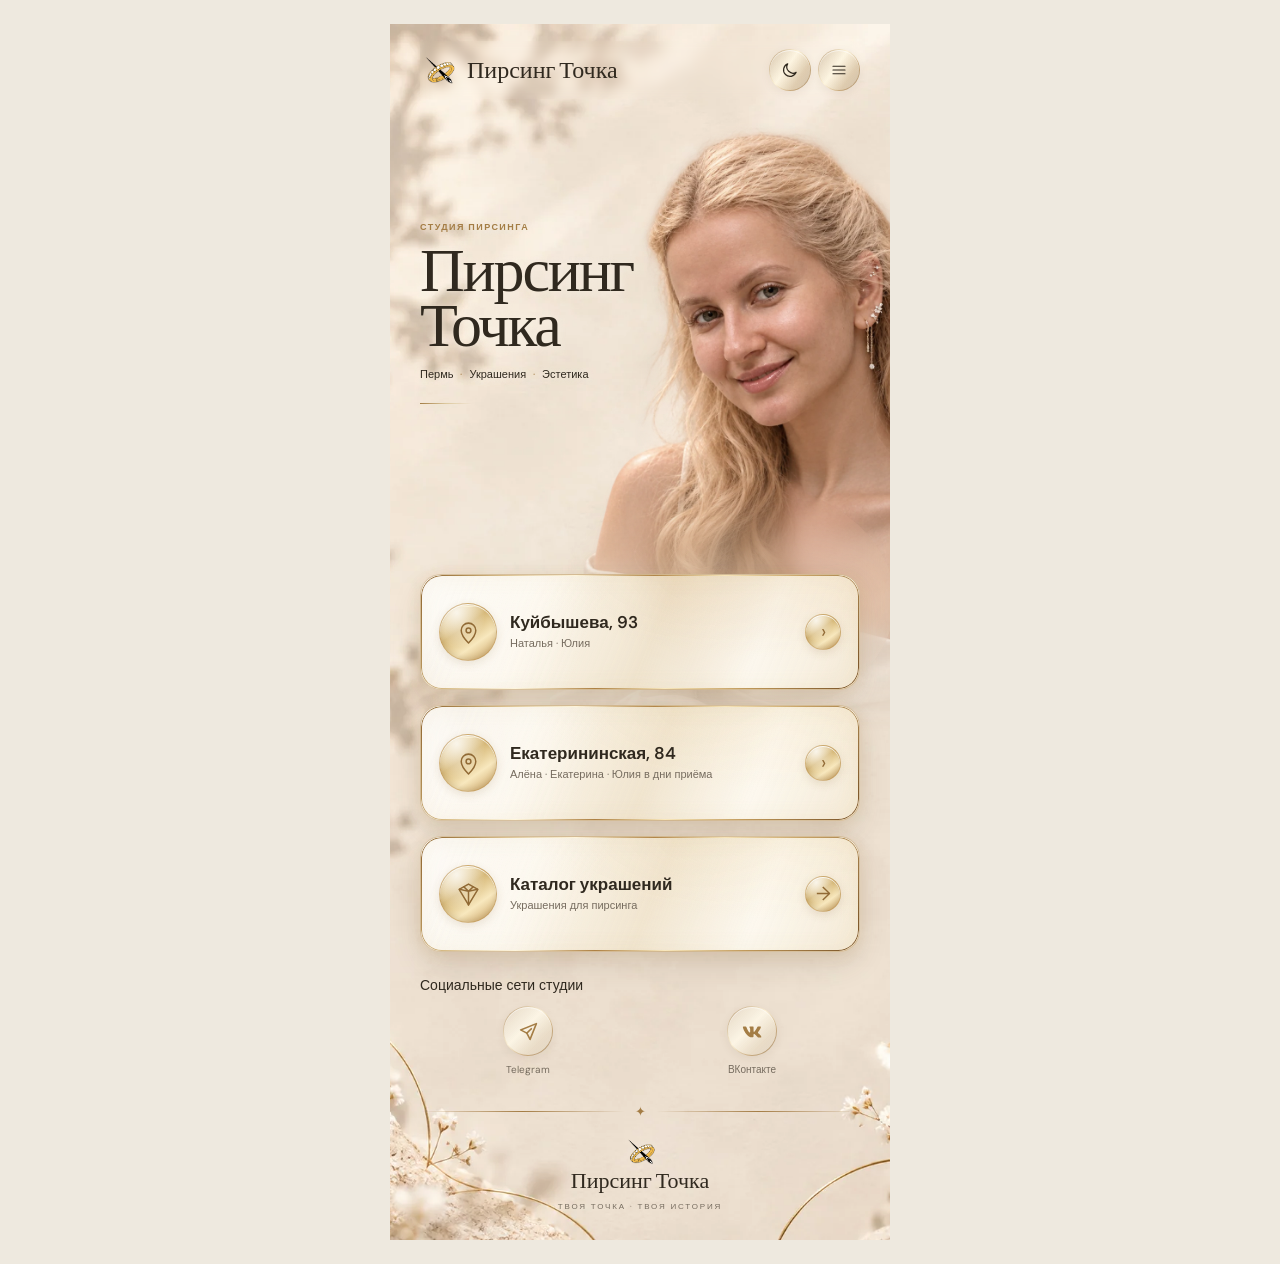
<file: index.html>
<!doctype html>
<html lang="ru" data-theme="light">
  <head>
    <meta charset="utf-8">
    <meta name="viewport" content="width=device-width, initial-scale=1">
    <meta name="theme-color" content="#f3ece2">
    <meta name="description" content="Студия пирсинга «Пирсинг Точка» в Перми. Два адреса, мастера и каталог украшений.">
    <title>Пирсинг Точка — студия пирсинга в Перми</title>
    <link rel="icon" href="logo-light.webp" type="image/png">
    <link rel="stylesheet" href="style.css">
    <script src="script.js" defer></script>
  </head>
  <body>
    <main class="page-wrap">
      <article class="profile profile--home" aria-label="Главная страница студии Пирсинг Точка">
        <header class="topbar">
          <a class="brand" href="./" aria-label="Пирсинг Точка — главная">
            <span class="brand-mark"><img src="logo-light.webp" alt="" width="42" height="42"></span>
            <span>Пирсинг Точка</span>
          </a>
          <div class="topbar-tools">
            <button class="theme-toggle" id="themeToggle" type="button" aria-label="Переключить на тёмную тему" aria-pressed="false">
            <svg class="theme-icon" viewBox="0 0 24 24" aria-hidden="true"><path d="M20.2 15.1A8.3 8.3 0 0 1 8.9 3.8 8.7 8.7 0 1 0 20.2 15.1Z"/></svg>
            <span class="theme-toggle__text">Тёмная тема</span>
            </button>
            <button class="menu-toggle" id="menuToggle" type="button" aria-label="Открыть меню" aria-expanded="false" aria-controls="quickMenu">
              <svg viewBox="0 0 24 24" aria-hidden="true"><path d="M4 7h16M4 12h16M4 17h16"/></svg>
            </button>
          </div>
        </header>
        <nav class="quick-menu" id="quickMenu" aria-label="Навигация по сайту" hidden>
          <a href="index.html" aria-current="page"><span>Главная</span></a>
          <a href="studio-kuibysheva.html"><span>Студия на Куйбышева</span><small>Куйбышева, 93</small></a>
          <a href="studio-ekaterininskaya.html"><span>Студия на Екатерининской</span><small>Екатерининская, 84</small></a>
          <a href="alena.html"><span>Мастер Алёна</span><small>Екатерининская, 84</small></a>
          <a href="natalia.html"><span>Мастер Наталья</span><small>Куйбышева, 93</small></a>
          <a href="julia.html"><span>Мастер Юлия</span><small>Куйбышева, 93</small></a>
          <a href="ekaterina.html"><span>Мастер Екатерина</span><small>Екатерининская, 84</small></a>
        </nav>

        <section class="hero hero--home" aria-labelledby="siteTitle">
          <div class="portrait-layer portrait-layer--alena portrait-layer--home">
            <img src="alena.webp" alt="Алёна — мастер пирсинга" fetchpriority="high">
          </div>
          <div class="hero-copy home-copy">
            <p class="eyebrow">Студия пирсинга</p>
            <h1 id="siteTitle">Пирсинг<br>Точка</h1>
            <p class="specialties">Пермь <span>·</span> Украшения <span>·</span> Эстетика</p>
            <div class="metal-rule" aria-hidden="true"></div>
          </div>
        </section>

        <section class="actions" aria-label="Адреса студий и каталог">
          <a class="action-card address-card" href="studio-kuibysheva.html">
            <span class="action-icon" aria-hidden="true">
              <svg viewBox="0 0 24 24"><path d="M19 10c0 5-7 12-7 12S5 15 5 10a7 7 0 1 1 14 0Z"/><circle cx="12" cy="10" r="2.3"/></svg>
            </span>
            <span class="action-copy"><strong>Куйбышева, 93</strong><small>Наталья · Юлия</small></span>
            <span class="action-arrow" aria-hidden="true">›</span>
          </a>
          <a class="action-card address-card" href="studio-ekaterininskaya.html">
            <span class="action-icon" aria-hidden="true">
              <svg viewBox="0 0 24 24"><path d="M19 10c0 5-7 12-7 12S5 15 5 10a7 7 0 1 1 14 0Z"/><circle cx="12" cy="10" r="2.3"/></svg>
            </span>
            <span class="action-copy"><strong>Екатерининская, 84</strong><small>Алёна · Екатерина · Юлия в дни приёма</small></span>
            <span class="action-arrow" aria-hidden="true">›</span>
          </a>
          <a class="action-card" id="catalogLink" hidden>
            <span class="action-icon" aria-hidden="true">
              <svg viewBox="0 0 24 24"><path d="m12 2 9 5-9 15L3 7l9-5Z"/><path d="m3.5 7 8.5 2 8.5-2M12 9v13M7.5 4.5 12 9l4.5-4.5"/></svg>
            </span>
            <span class="action-copy"><strong>Каталог украшений</strong><small>Украшения для пирсинга</small></span>
            <span class="action-arrow" aria-hidden="true">→</span>
          </a>
        </section>

        <section class="social-section" id="socialSection" aria-labelledby="socialHeading" hidden>
          <h2 id="socialHeading">Социальные сети студии</h2>
          <nav class="social-links" id="socialLinks" aria-label="Социальные сети"></nav>
        </section>

        <footer class="footer">
          <div class="footer-rule" aria-hidden="true"><span>✦</span></div>
          <img class="footer-logo" src="logo-light.webp" alt="" width="42" height="42">
          <p class="footer-brand">Пирсинг Точка</p>
          <p class="footer-tagline">ТВОЯ ТОЧКА · ТВОЯ ИСТОРИЯ</p>
        </footer>
      </article>
    </main>
  </body>
</html>
</file>
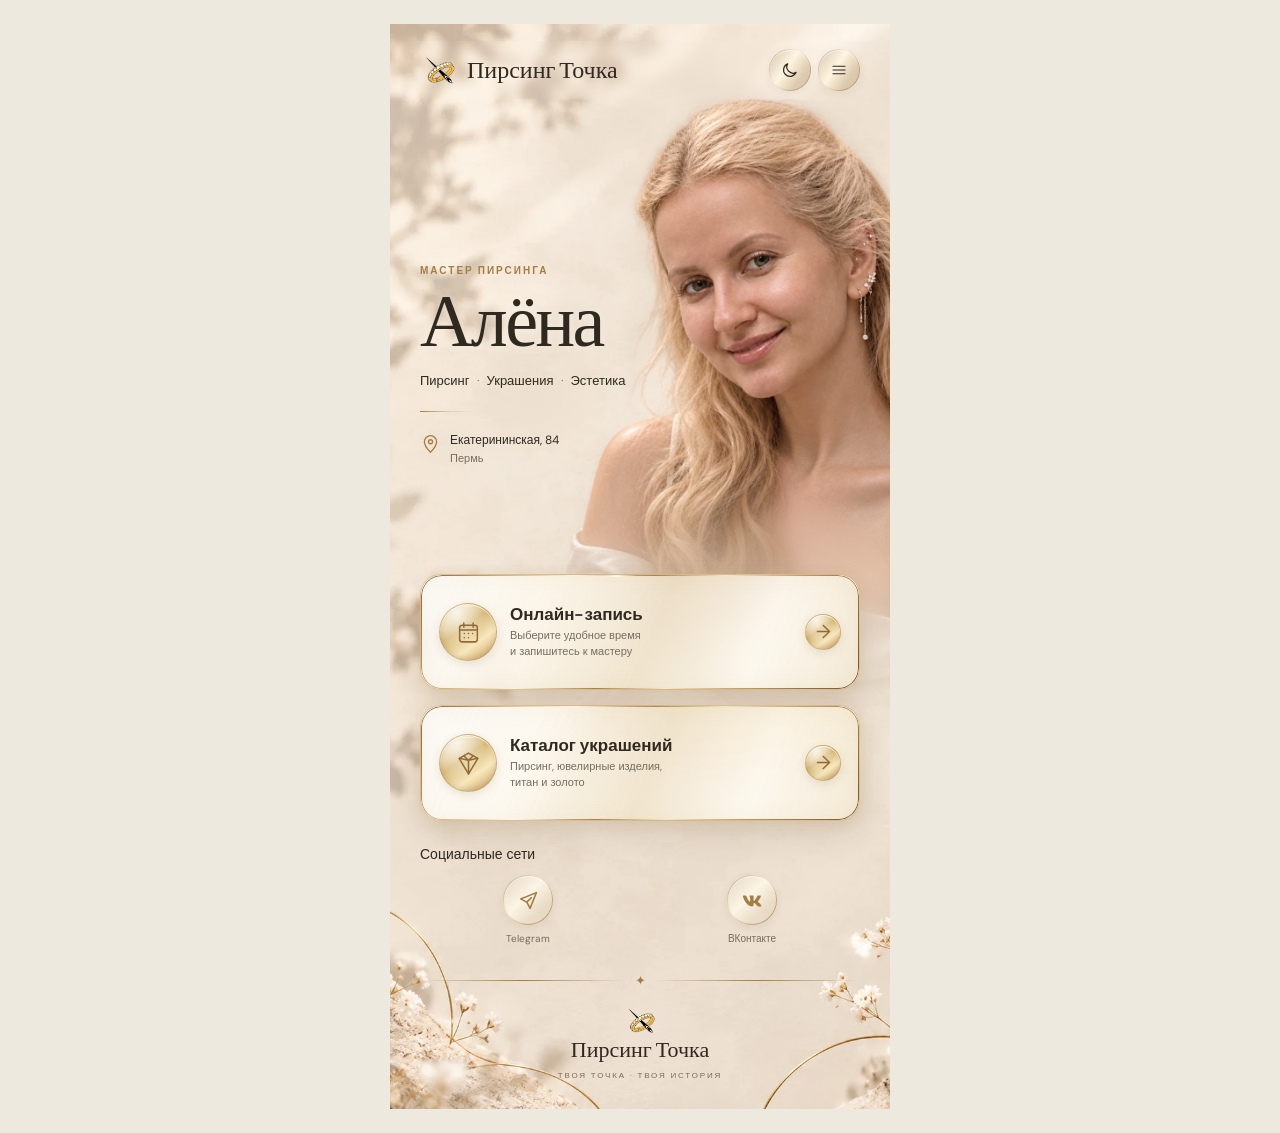
<file: alena.html>
<!doctype html>
<html lang="ru" data-theme="light">
  <head>
    <meta charset="utf-8">
    <meta name="viewport" content="width=device-width, initial-scale=1">
    <meta name="theme-color" content="#f3ece2">
    <meta name="description" content="Алёна — мастер пирсинга в Перми. Екатерининская, 84.">
    <title>Алёна — мастер пирсинга · Пирсинг Точка</title>
    <link rel="icon" href="logo-light.webp" type="image/png">
    <link rel="stylesheet" href="style.css">
    <script type="text/javascript" src="https://dikidi.ru/assets/js/widget_record/widget2.min.js?v=1825777749" defer></script>
    <script src="script.js" defer></script>
  </head>
  <body>
    <main class="page-wrap">
      <article class="profile" aria-label="Страница мастера Алёны">
        <header class="topbar">
          <a class="brand" href="./" aria-label="Пирсинг Точка — главная">
            <span class="brand-mark"><img src="logo-light.webp" alt="" width="42" height="42"></span>
            <span>Пирсинг Точка</span>
          </a>
          <div class="topbar-tools">
            <button class="theme-toggle" id="themeToggle" type="button" aria-label="Переключить на тёмную тему" aria-pressed="false">
            <svg class="theme-icon" viewBox="0 0 24 24" aria-hidden="true"><path d="M20.2 15.1A8.3 8.3 0 0 1 8.9 3.8 8.7 8.7 0 1 0 20.2 15.1Z"/></svg>
            <span class="theme-toggle__text">Тёмная тема</span>
            </button>
            <button class="menu-toggle" id="menuToggle" type="button" aria-label="Открыть меню" aria-expanded="false" aria-controls="quickMenu">
              <svg viewBox="0 0 24 24" aria-hidden="true"><path d="M4 7h16M4 12h16M4 17h16"/></svg>
            </button>
          </div>
        </header>
        <nav class="quick-menu" id="quickMenu" aria-label="Навигация по сайту" hidden>
          <a href="index.html"><span>Главная</span></a>
          <a href="studio-kuibysheva.html"><span>Студия на Куйбышева</span><small>Куйбышева, 93</small></a>
          <a href="studio-ekaterininskaya.html"><span>Студия на Екатерининской</span><small>Екатерининская, 84</small></a>
          <a href="alena.html" aria-current="page"><span>Мастер Алёна</span><small>Екатерининская, 84</small></a>
          <a href="natalia.html"><span>Мастер Наталья</span><small>Куйбышева, 93</small></a>
          <a href="julia.html"><span>Мастер Юлия</span><small>Куйбышева, 93</small></a>
          <a href="ekaterina.html"><span>Мастер Екатерина</span><small>Екатерининская, 84</small></a>
        </nav>

        <section class="hero" aria-labelledby="masterName">
          <div class="portrait-layer portrait-layer--alena">
            <img src="alena.webp" alt="Алёна — мастер пирсинга" fetchpriority="high">
          </div>
          <div class="hero-copy">
            <p class="eyebrow">Мастер пирсинга</p>
            <h1 id="masterName">Алёна</h1>
            <p class="specialties">Пирсинг <span>·</span> Украшения <span>·</span> Эстетика</p>
            <div class="metal-rule" aria-hidden="true"></div>
            <a class="address" href="studio-ekaterininskaya.html">
              <svg viewBox="0 0 24 24" aria-hidden="true"><path d="M19 10c0 5-7 12-7 12S5 15 5 10a7 7 0 1 1 14 0Z"/><circle cx="12" cy="10" r="2.3"/></svg>
              <span>Екатерининская, 84<br><small>Пермь</small></span>
            </a>
          </div>
        </section>

        <section class="actions" aria-label="Полезные ссылки">
          <a class="action-card action-card--primary" id="bookingLink" hidden>
            <span class="action-icon" aria-hidden="true">
              <svg viewBox="0 0 24 24"><rect x="3.5" y="5" width="17" height="16" rx="2.5"/><path d="M7.5 3v4M16.5 3v4M4 9.5h16M8 13h.01M12 13h.01M16 13h.01M8 17h.01M12 17h.01"/></svg>
            </span>
            <span class="action-copy"><strong>Онлайн-запись</strong><small>Выберите удобное время<br>и запишитесь к мастеру</small></span>
            <span class="action-arrow" aria-hidden="true">→</span>
          </a>
          <a class="action-card" id="catalogLink" hidden>
            <span class="action-icon" aria-hidden="true">
              <svg viewBox="0 0 24 24"><path d="m12 2 9 5-9 15L3 7l9-5Z"/><path d="m3.5 7 8.5 2 8.5-2M12 9v13M7.5 4.5 12 9l4.5-4.5"/></svg>
            </span>
            <span class="action-copy"><strong>Каталог украшений</strong><small>Пирсинг, ювелирные изделия,<br>титан и золото</small></span>
            <span class="action-arrow" aria-hidden="true">→</span>
          </a>
        </section>

        <div class="booking-dialog" id="vpnDialog" role="dialog" aria-modal="true" aria-labelledby="vpnDialogTitle" aria-describedby="vpnDialogMessage" hidden>
          <div class="booking-dialog__panel">
            <button class="booking-dialog__close" id="closeVpnDialog" type="button" aria-label="Закрыть предупреждение и продолжить запись">×</button>
            <span class="booking-dialog__icon" aria-hidden="true">!</span>
            <h2 id="vpnDialogTitle">Проверьте VPN</h2>
            <p id="vpnDialogMessage">При включённом VPN онлайн-запись может работать некорректно. Пожалуйста, отключите VPN перед продолжением.</p>
            <button class="booking-dialog__continue" id="continueBooking" type="button">Продолжить к записи</button>
          </div>
        </div>

        <section class="social-section" id="socialSection" aria-labelledby="socialHeading" hidden>
          <h2 id="socialHeading">Социальные сети</h2>
          <nav class="social-links" id="socialLinks" aria-label="Социальные сети"></nav>
        </section>

        <footer class="footer">
          <div class="footer-rule" aria-hidden="true"><span>✦</span></div>
          <img class="footer-logo" src="logo-light.webp" alt="" width="42" height="42">
          <p class="footer-brand">Пирсинг Точка</p>
          <p class="footer-tagline">ТВОЯ ТОЧКА · ТВОЯ ИСТОРИЯ</p>
        </footer>
      </article>
    </main>
  </body>
</html>
</file>
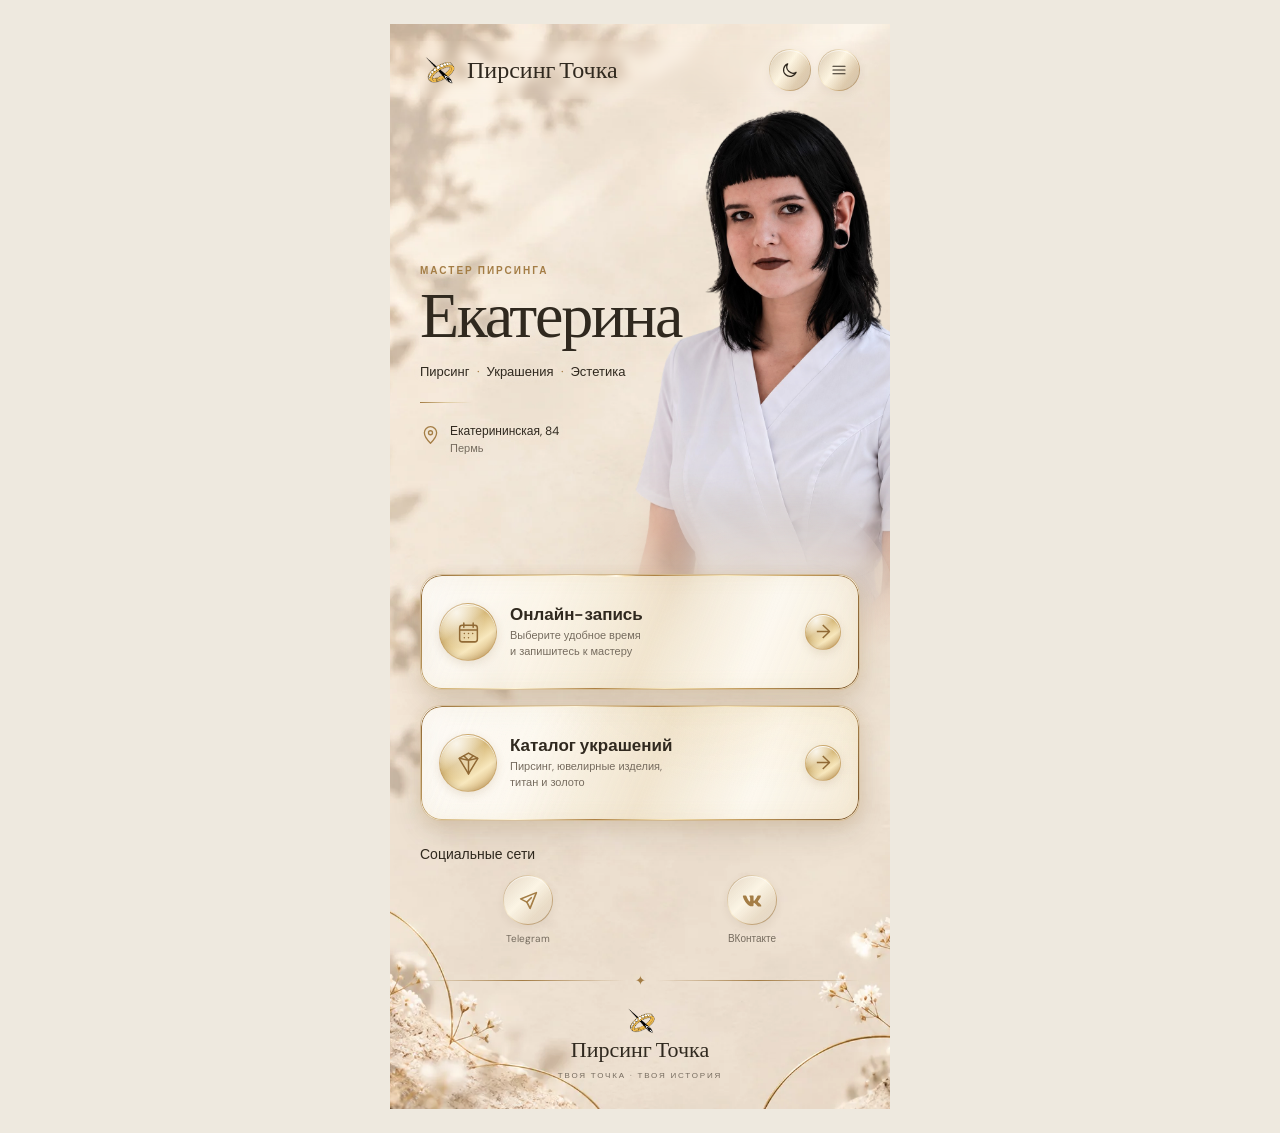
<file: ekaterina.html>
<!doctype html>
<html lang="ru" data-theme="light">
  <head>
    <meta charset="utf-8">
    <meta name="viewport" content="width=device-width, initial-scale=1">
    <meta name="theme-color" content="#f3ece2">
    <meta name="description" content="Екатерина — мастер пирсинга в Перми. Екатерининская, 84.">
    <title>Екатерина — мастер пирсинга · Пирсинг Точка</title>
    <link rel="icon" href="logo-light.webp" type="image/png">
    <link rel="stylesheet" href="style.css">
    <script type="text/javascript" src="https://dikidi.ru/assets/js/widget_record/widget2.min.js?v=1825777749" defer></script>
    <script src="script.js" defer></script>
  </head>
  <body>
    <main class="page-wrap">
      <article class="profile" aria-label="Страница мастера Екатерины" data-booking-url="https://dikidi.ru/#widget=221313" data-telegram-url="https://t.me/kats_piercing">
        <header class="topbar">
          <a class="brand" href="./" aria-label="Пирсинг Точка — главная">
            <span class="brand-mark"><img src="logo-light.webp" alt="" width="42" height="42"></span>
            <span>Пирсинг Точка</span>
          </a>
          <div class="topbar-tools">
            <button class="theme-toggle" id="themeToggle" type="button" aria-label="Переключить на тёмную тему" aria-pressed="false">
            <svg class="theme-icon" viewBox="0 0 24 24" aria-hidden="true"><path d="M20.2 15.1A8.3 8.3 0 0 1 8.9 3.8 8.7 8.7 0 1 0 20.2 15.1Z"/></svg>
            <span class="theme-toggle__text">Тёмная тема</span>
            </button>
            <button class="menu-toggle" id="menuToggle" type="button" aria-label="Открыть меню" aria-expanded="false" aria-controls="quickMenu">
              <svg viewBox="0 0 24 24" aria-hidden="true"><path d="M4 7h16M4 12h16M4 17h16"/></svg>
            </button>
          </div>
        </header>
        <nav class="quick-menu" id="quickMenu" aria-label="Навигация по сайту" hidden>
          <a href="index.html"><span>Главная</span></a>
          <a href="studio-kuibysheva.html"><span>Студия на Куйбышева</span><small>Куйбышева, 93</small></a>
          <a href="studio-ekaterininskaya.html"><span>Студия на Екатерининской</span><small>Екатерининская, 84</small></a>
          <a href="alena.html"><span>Мастер Алёна</span><small>Екатерининская, 84</small></a>
          <a href="natalia.html"><span>Мастер Наталья</span><small>Куйбышева, 93</small></a>
          <a href="julia.html"><span>Мастер Юлия</span><small>Куйбышева, 93</small></a>
          <a href="ekaterina.html" aria-current="page"><span>Мастер Екатерина</span><small>Екатерининская, 84</small></a>
        </nav>

        <section class="hero hero--ekaterina" aria-labelledby="masterName">
          <div class="portrait-layer portrait-layer--ekaterina">
            <img src="Ekaterina.webp" alt="Екатерина — мастер пирсинга" fetchpriority="high">
          </div>
          <div class="hero-copy">
            <p class="eyebrow">Мастер пирсинга</p>
            <h1 id="masterName">Екатерина</h1>
            <p class="specialties">Пирсинг <span>·</span> Украшения <span>·</span> Эстетика</p>
            <div class="metal-rule" aria-hidden="true"></div>
            <a class="address" href="studio-ekaterininskaya.html">
              <svg viewBox="0 0 24 24" aria-hidden="true"><path d="M19 10c0 5-7 12-7 12S5 15 5 10a7 7 0 1 1 14 0Z"/><circle cx="12" cy="10" r="2.3"/></svg>
              <span>Екатерининская, 84<br><small>Пермь</small></span>
            </a>
          </div>
        </section>

        <section class="actions" aria-label="Полезные ссылки">
          <a class="action-card action-card--primary" id="bookingLink" hidden>
            <span class="action-icon" aria-hidden="true">
              <svg viewBox="0 0 24 24"><rect x="3.5" y="5" width="17" height="16" rx="2.5"/><path d="M7.5 3v4M16.5 3v4M4 9.5h16M8 13h.01M12 13h.01M16 13h.01M8 17h.01M12 17h.01"/></svg>
            </span>
            <span class="action-copy"><strong>Онлайн-запись</strong><small>Выберите удобное время<br>и запишитесь к мастеру</small></span>
            <span class="action-arrow" aria-hidden="true">→</span>
          </a>
          <a class="action-card" id="catalogLink" hidden>
            <span class="action-icon" aria-hidden="true">
              <svg viewBox="0 0 24 24"><path d="m12 2 9 5-9 15L3 7l9-5Z"/><path d="m3.5 7 8.5 2 8.5-2M12 9v13M7.5 4.5 12 9l4.5-4.5"/></svg>
            </span>
            <span class="action-copy"><strong>Каталог украшений</strong><small>Пирсинг, ювелирные изделия,<br>титан и золото</small></span>
            <span class="action-arrow" aria-hidden="true">→</span>
          </a>
        </section>

        <div class="booking-dialog" id="vpnDialog" role="dialog" aria-modal="true" aria-labelledby="vpnDialogTitle" aria-describedby="vpnDialogMessage" hidden>
          <div class="booking-dialog__panel">
            <button class="booking-dialog__close" id="closeVpnDialog" type="button" aria-label="Закрыть предупреждение и продолжить запись">×</button>
            <span class="booking-dialog__icon" aria-hidden="true">!</span>
            <h2 id="vpnDialogTitle">Проверьте VPN</h2>
            <p id="vpnDialogMessage">При включённом VPN онлайн-запись может работать некорректно. Пожалуйста, отключите VPN перед продолжением.</p>
            <button class="booking-dialog__continue" id="continueBooking" type="button">Продолжить к записи</button>
          </div>
        </div>

        <section class="social-section" id="socialSection" aria-labelledby="socialHeading" hidden>
          <h2 id="socialHeading">Социальные сети</h2>
          <nav class="social-links" id="socialLinks" aria-label="Социальные сети"></nav>
        </section>

        <footer class="footer">
          <div class="footer-rule" aria-hidden="true"><span>✦</span></div>
          <img class="footer-logo" src="logo-light.webp" alt="" width="42" height="42">
          <p class="footer-brand">Пирсинг Точка</p>
          <p class="footer-tagline">ТВОЯ ТОЧКА · ТВОЯ ИСТОРИЯ</p>
        </footer>
      </article>
    </main>
  </body>
</html>
</file>
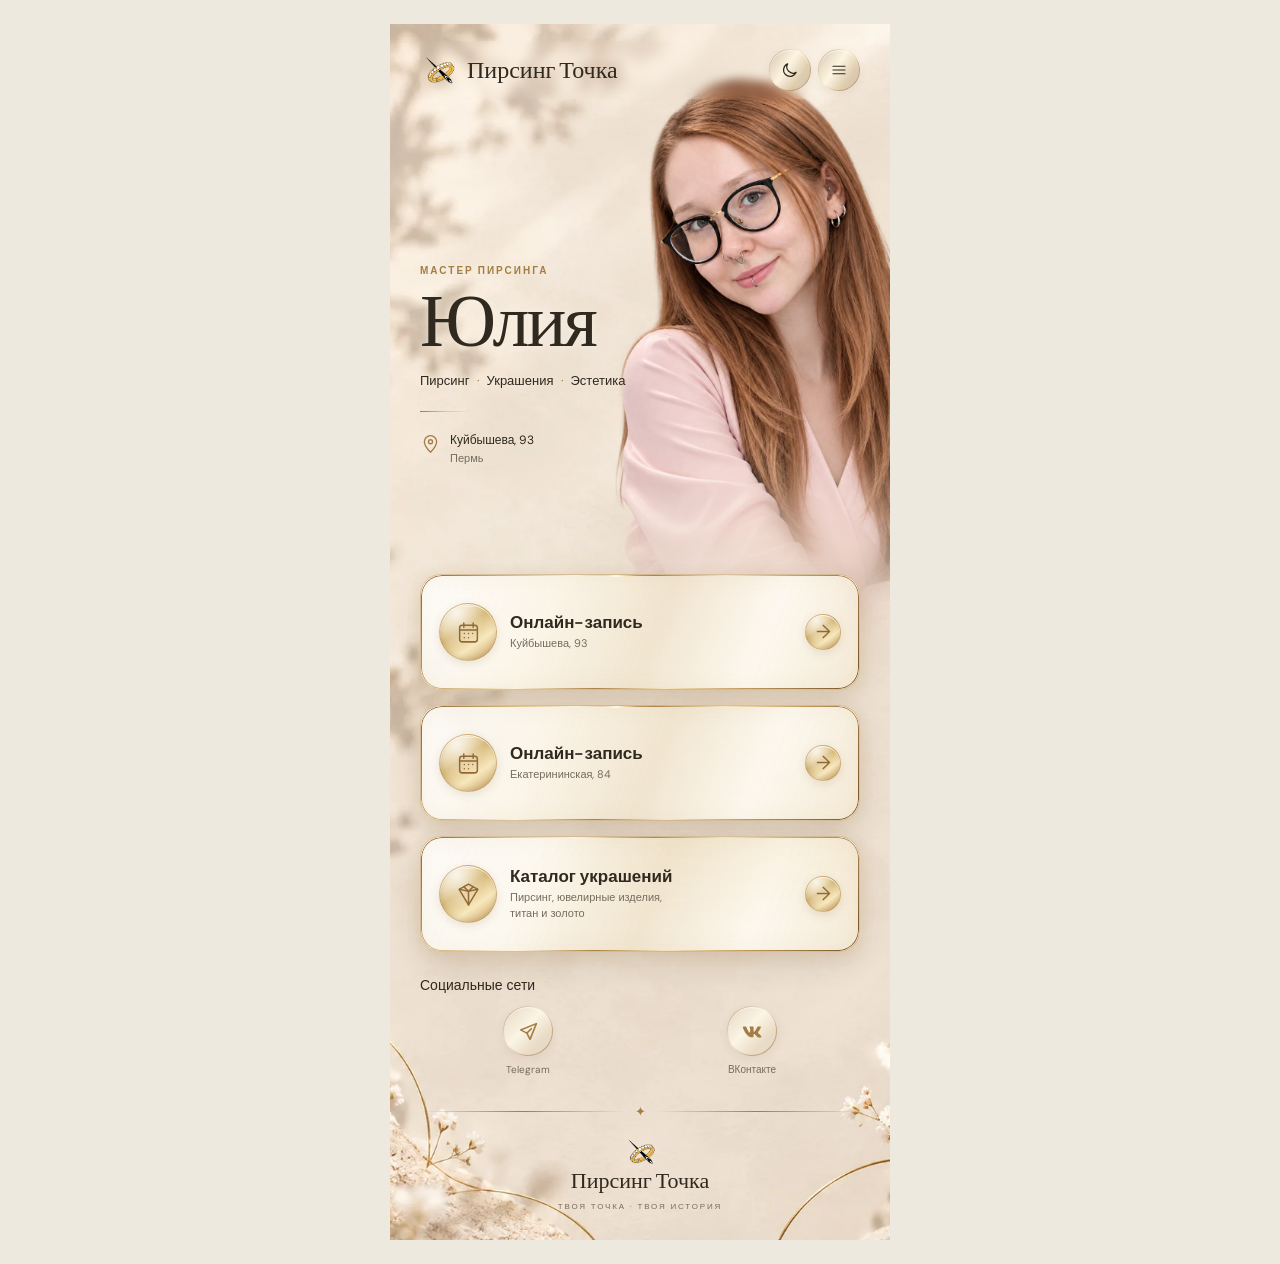
<file: julia.html>
<!doctype html>
<html lang="ru" data-theme="light">
  <head>
    <meta charset="utf-8">
    <meta name="viewport" content="width=device-width, initial-scale=1">
    <meta name="theme-color" content="#f3ece2">
    <meta name="description" content="Юлия — мастер пирсинга в Перми. Куйбышева, 93.">
    <title>Юлия — мастер пирсинга · Пирсинг Точка</title>
    <link rel="icon" href="logo-light.webp" type="image/png">
    <link rel="stylesheet" href="style.css">
    <script type="text/javascript" src="https://dikidi.ru/assets/js/widget_record/widget2.min.js?v=1825777749" defer></script>
    <script src="script.js" defer></script>
  </head>
  <body>
    <main class="page-wrap">
      <article class="profile" aria-label="Страница мастера Юлии" data-telegram-url="https://t.me/julyypiercing">
        <header class="topbar">
          <a class="brand" href="./" aria-label="Пирсинг Точка — главная">
            <span class="brand-mark"><img src="logo-light.webp" alt="" width="42" height="42"></span>
            <span>Пирсинг Точка</span>
          </a>
          <div class="topbar-tools">
            <button class="theme-toggle" id="themeToggle" type="button" aria-label="Переключить на тёмную тему" aria-pressed="false">
            <svg class="theme-icon" viewBox="0 0 24 24" aria-hidden="true"><path d="M20.2 15.1A8.3 8.3 0 0 1 8.9 3.8 8.7 8.7 0 1 0 20.2 15.1Z"/></svg>
            <span class="theme-toggle__text">Тёмная тема</span>
            </button>
            <button class="menu-toggle" id="menuToggle" type="button" aria-label="Открыть меню" aria-expanded="false" aria-controls="quickMenu">
              <svg viewBox="0 0 24 24" aria-hidden="true"><path d="M4 7h16M4 12h16M4 17h16"/></svg>
            </button>
          </div>
        </header>
        <nav class="quick-menu" id="quickMenu" aria-label="Навигация по сайту" hidden>
          <a href="index.html"><span>Главная</span></a>
          <a href="studio-kuibysheva.html"><span>Студия на Куйбышева</span><small>Куйбышева, 93</small></a>
          <a href="studio-ekaterininskaya.html"><span>Студия на Екатерининской</span><small>Екатерининская, 84</small></a>
          <a href="alena.html"><span>Мастер Алёна</span><small>Екатерининская, 84</small></a>
          <a href="natalia.html"><span>Мастер Наталья</span><small>Куйбышева, 93</small></a>
          <a href="julia.html" aria-current="page"><span>Мастер Юлия</span><small>Куйбышева, 93</small></a>
          <a href="ekaterina.html"><span>Мастер Екатерина</span><small>Екатерининская, 84</small></a>
        </nav>

        <section class="hero" aria-labelledby="masterName">
          <div class="portrait-layer portrait-layer--julia">
            <img src="julia.webp" alt="Юлия — мастер пирсинга" fetchpriority="high">
          </div>
          <div class="hero-copy">
            <p class="eyebrow">Мастер пирсинга</p>
            <h1 id="masterName">Юлия</h1>
            <p class="specialties">Пирсинг <span>·</span> Украшения <span>·</span> Эстетика</p>
            <div class="metal-rule" aria-hidden="true"></div>
            <a class="address" href="studio-kuibysheva.html">
              <svg viewBox="0 0 24 24" aria-hidden="true"><path d="M19 10c0 5-7 12-7 12S5 15 5 10a7 7 0 1 1 14 0Z"/><circle cx="12" cy="10" r="2.3"/></svg>
              <span>Куйбышева, 93<br><small>Пермь</small></span>
            </a>
          </div>
        </section>

        <section class="actions" aria-label="Полезные ссылки">
          <a class="action-card action-card--primary" id="bookingLink" data-booking-url="https://dikidi.ru/#widget=221322" hidden>
            <span class="action-icon" aria-hidden="true">
              <svg viewBox="0 0 24 24"><rect x="3.5" y="5" width="17" height="16" rx="2.5"/><path d="M7.5 3v4M16.5 3v4M4 9.5h16M8 13h.01M12 13h.01M16 13h.01M8 17h.01M12 17h.01"/></svg>
            </span>
            <span class="action-copy"><strong>Онлайн-запись</strong><small>Куйбышева, 93</small></span>
            <span class="action-arrow" aria-hidden="true">→</span>
          </a>
          <a class="action-card action-card--primary booking-link" data-booking-url="https://dikidi.ru/#widget=221319" hidden>
            <span class="action-icon" aria-hidden="true">
              <svg viewBox="0 0 24 24"><rect x="3.5" y="5" width="17" height="16" rx="2.5"/><path d="M7.5 3v4M16.5 3v4M4 9.5h16M8 13h.01M12 13h.01M16 13h.01M8 17h.01M12 17h.01"/></svg>
            </span>
            <span class="action-copy"><strong>Онлайн-запись</strong><small>Екатерининская, 84</small></span>
            <span class="action-arrow" aria-hidden="true">→</span>
          </a>
          <a class="action-card" id="catalogLink" hidden>
            <span class="action-icon" aria-hidden="true">
              <svg viewBox="0 0 24 24"><path d="m12 2 9 5-9 15L3 7l9-5Z"/><path d="m3.5 7 8.5 2 8.5-2M12 9v13M7.5 4.5 12 9l4.5-4.5"/></svg>
            </span>
            <span class="action-copy"><strong>Каталог украшений</strong><small>Пирсинг, ювелирные изделия,<br>титан и золото</small></span>
            <span class="action-arrow" aria-hidden="true">→</span>
          </a>
        </section>

        <div class="booking-dialog" id="vpnDialog" role="dialog" aria-modal="true" aria-labelledby="vpnDialogTitle" aria-describedby="vpnDialogMessage" hidden>
          <div class="booking-dialog__panel">
            <button class="booking-dialog__close" id="closeVpnDialog" type="button" aria-label="Закрыть предупреждение и продолжить запись">×</button>
            <span class="booking-dialog__icon" aria-hidden="true">!</span>
            <h2 id="vpnDialogTitle">Проверьте VPN</h2>
            <p id="vpnDialogMessage">При включённом VPN онлайн-запись может работать некорректно. Пожалуйста, отключите VPN перед продолжением.</p>
            <button class="booking-dialog__continue" id="continueBooking" type="button">Продолжить к записи</button>
          </div>
        </div>

        <section class="social-section" id="socialSection" aria-labelledby="socialHeading" hidden>
          <h2 id="socialHeading">Социальные сети</h2>
          <nav class="social-links" id="socialLinks" aria-label="Социальные сети"></nav>
        </section>

        <footer class="footer">
          <div class="footer-rule" aria-hidden="true"><span>✦</span></div>
          <img class="footer-logo" src="logo-light.webp" alt="" width="42" height="42">
          <p class="footer-brand">Пирсинг Точка</p>
          <p class="footer-tagline">ТВОЯ ТОЧКА · ТВОЯ ИСТОРИЯ</p>
        </footer>
      </article>
    </main>
  </body>
</html>
</file>
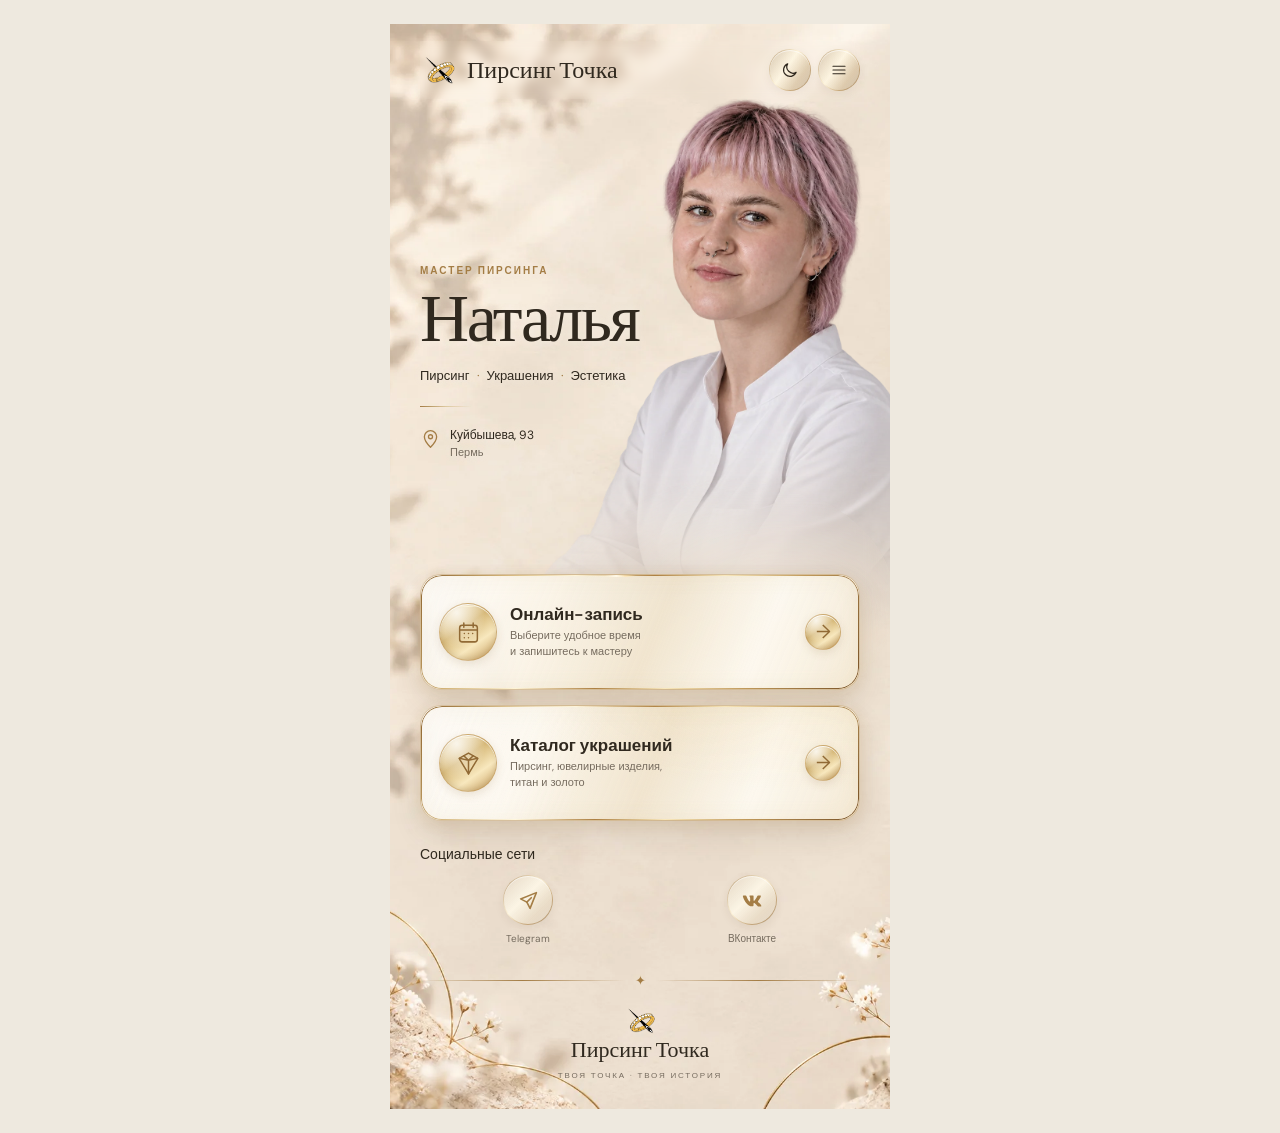
<file: natalia.html>
<!doctype html>
<html lang="ru" data-theme="light">
  <head>
    <meta charset="utf-8">
    <meta name="viewport" content="width=device-width, initial-scale=1">
    <meta name="theme-color" content="#f3ece2">
    <meta name="description" content="Наталья — мастер пирсинга в Перми. Куйбышева, 93.">
    <title>Наталья — мастер пирсинга · Пирсинг Точка</title>
    <link rel="icon" href="logo-light.webp" type="image/png">
    <link rel="stylesheet" href="style.css">
    <script type="text/javascript" src="https://dikidi.ru/assets/js/widget_record/widget2.min.js?v=1825777749" defer></script>
    <script src="script.js" defer></script>
  </head>
  <body>
    <main class="page-wrap">
      <article class="profile" aria-label="Страница мастера Наталии" data-booking-url="https://dikidi.ru/#widget=211587" data-telegram-url="https://t.me/old_and_anxious">
        <header class="topbar">
          <a class="brand" href="./" aria-label="Пирсинг Точка — главная">
            <span class="brand-mark"><img src="logo-light.webp" alt="" width="42" height="42"></span>
            <span>Пирсинг Точка</span>
          </a>
          <div class="topbar-tools">
            <button class="theme-toggle" id="themeToggle" type="button" aria-label="Переключить на тёмную тему" aria-pressed="false">
            <svg class="theme-icon" viewBox="0 0 24 24" aria-hidden="true"><path d="M20.2 15.1A8.3 8.3 0 0 1 8.9 3.8 8.7 8.7 0 1 0 20.2 15.1Z"/></svg>
            <span class="theme-toggle__text">Тёмная тема</span>
            </button>
            <button class="menu-toggle" id="menuToggle" type="button" aria-label="Открыть меню" aria-expanded="false" aria-controls="quickMenu">
              <svg viewBox="0 0 24 24" aria-hidden="true"><path d="M4 7h16M4 12h16M4 17h16"/></svg>
            </button>
          </div>
        </header>
        <nav class="quick-menu" id="quickMenu" aria-label="Навигация по сайту" hidden>
          <a href="index.html"><span>Главная</span></a>
          <a href="studio-kuibysheva.html"><span>Студия на Куйбышева</span><small>Куйбышева, 93</small></a>
          <a href="studio-ekaterininskaya.html"><span>Студия на Екатерининской</span><small>Екатерининская, 84</small></a>
          <a href="alena.html"><span>Мастер Алёна</span><small>Екатерининская, 84</small></a>
          <a href="natalia.html" aria-current="page"><span>Мастер Наталья</span><small>Куйбышева, 93</small></a>
          <a href="julia.html"><span>Мастер Юлия</span><small>Куйбышева, 93</small></a>
          <a href="ekaterina.html"><span>Мастер Екатерина</span><small>Екатерининская, 84</small></a>
        </nav>

        <section class="hero hero--natalia" aria-labelledby="masterName">
          <div class="portrait-layer portrait-layer--natalia">
            <img src="natalia.webp" alt="Наталья — мастер пирсинга" fetchpriority="high">
          </div>
          <div class="hero-copy">
            <p class="eyebrow">Мастер пирсинга</p>
            <h1 id="masterName">Наталья</h1>
            <p class="specialties">Пирсинг <span>·</span> Украшения <span>·</span> Эстетика</p>
            <div class="metal-rule" aria-hidden="true"></div>
            <a class="address" href="studio-kuibysheva.html">
              <svg viewBox="0 0 24 24" aria-hidden="true"><path d="M19 10c0 5-7 12-7 12S5 15 5 10a7 7 0 1 1 14 0Z"/><circle cx="12" cy="10" r="2.3"/></svg>
              <span>Куйбышева, 93<br><small>Пермь</small></span>
            </a>
          </div>
        </section>

        <section class="actions" aria-label="Полезные ссылки">
          <a class="action-card action-card--primary" id="bookingLink" hidden>
            <span class="action-icon" aria-hidden="true">
              <svg viewBox="0 0 24 24"><rect x="3.5" y="5" width="17" height="16" rx="2.5"/><path d="M7.5 3v4M16.5 3v4M4 9.5h16M8 13h.01M12 13h.01M16 13h.01M8 17h.01M12 17h.01"/></svg>
            </span>
            <span class="action-copy"><strong>Онлайн-запись</strong><small>Выберите удобное время<br>и запишитесь к мастеру</small></span>
            <span class="action-arrow" aria-hidden="true">→</span>
          </a>
          <a class="action-card" id="catalogLink" hidden>
            <span class="action-icon" aria-hidden="true">
              <svg viewBox="0 0 24 24"><path d="m12 2 9 5-9 15L3 7l9-5Z"/><path d="m3.5 7 8.5 2 8.5-2M12 9v13M7.5 4.5 12 9l4.5-4.5"/></svg>
            </span>
            <span class="action-copy"><strong>Каталог украшений</strong><small>Пирсинг, ювелирные изделия,<br>титан и золото</small></span>
            <span class="action-arrow" aria-hidden="true">→</span>
          </a>
        </section>

        <div class="booking-dialog" id="vpnDialog" role="dialog" aria-modal="true" aria-labelledby="vpnDialogTitle" aria-describedby="vpnDialogMessage" hidden>
          <div class="booking-dialog__panel">
            <button class="booking-dialog__close" id="closeVpnDialog" type="button" aria-label="Закрыть предупреждение и продолжить запись">×</button>
            <span class="booking-dialog__icon" aria-hidden="true">!</span>
            <h2 id="vpnDialogTitle">Проверьте VPN</h2>
            <p id="vpnDialogMessage">При включённом VPN онлайн-запись может работать некорректно. Пожалуйста, отключите VPN перед продолжением.</p>
            <button class="booking-dialog__continue" id="continueBooking" type="button">Продолжить к записи</button>
          </div>
        </div>

        <section class="social-section" id="socialSection" aria-labelledby="socialHeading" hidden>
          <h2 id="socialHeading">Социальные сети</h2>
          <nav class="social-links" id="socialLinks" aria-label="Социальные сети"></nav>
        </section>

        <footer class="footer">
          <div class="footer-rule" aria-hidden="true"><span>✦</span></div>
          <img class="footer-logo" src="logo-light.webp" alt="" width="42" height="42">
          <p class="footer-brand">Пирсинг Точка</p>
          <p class="footer-tagline">ТВОЯ ТОЧКА · ТВОЯ ИСТОРИЯ</p>
        </footer>
      </article>
    </main>
  </body>
</html>
</file>
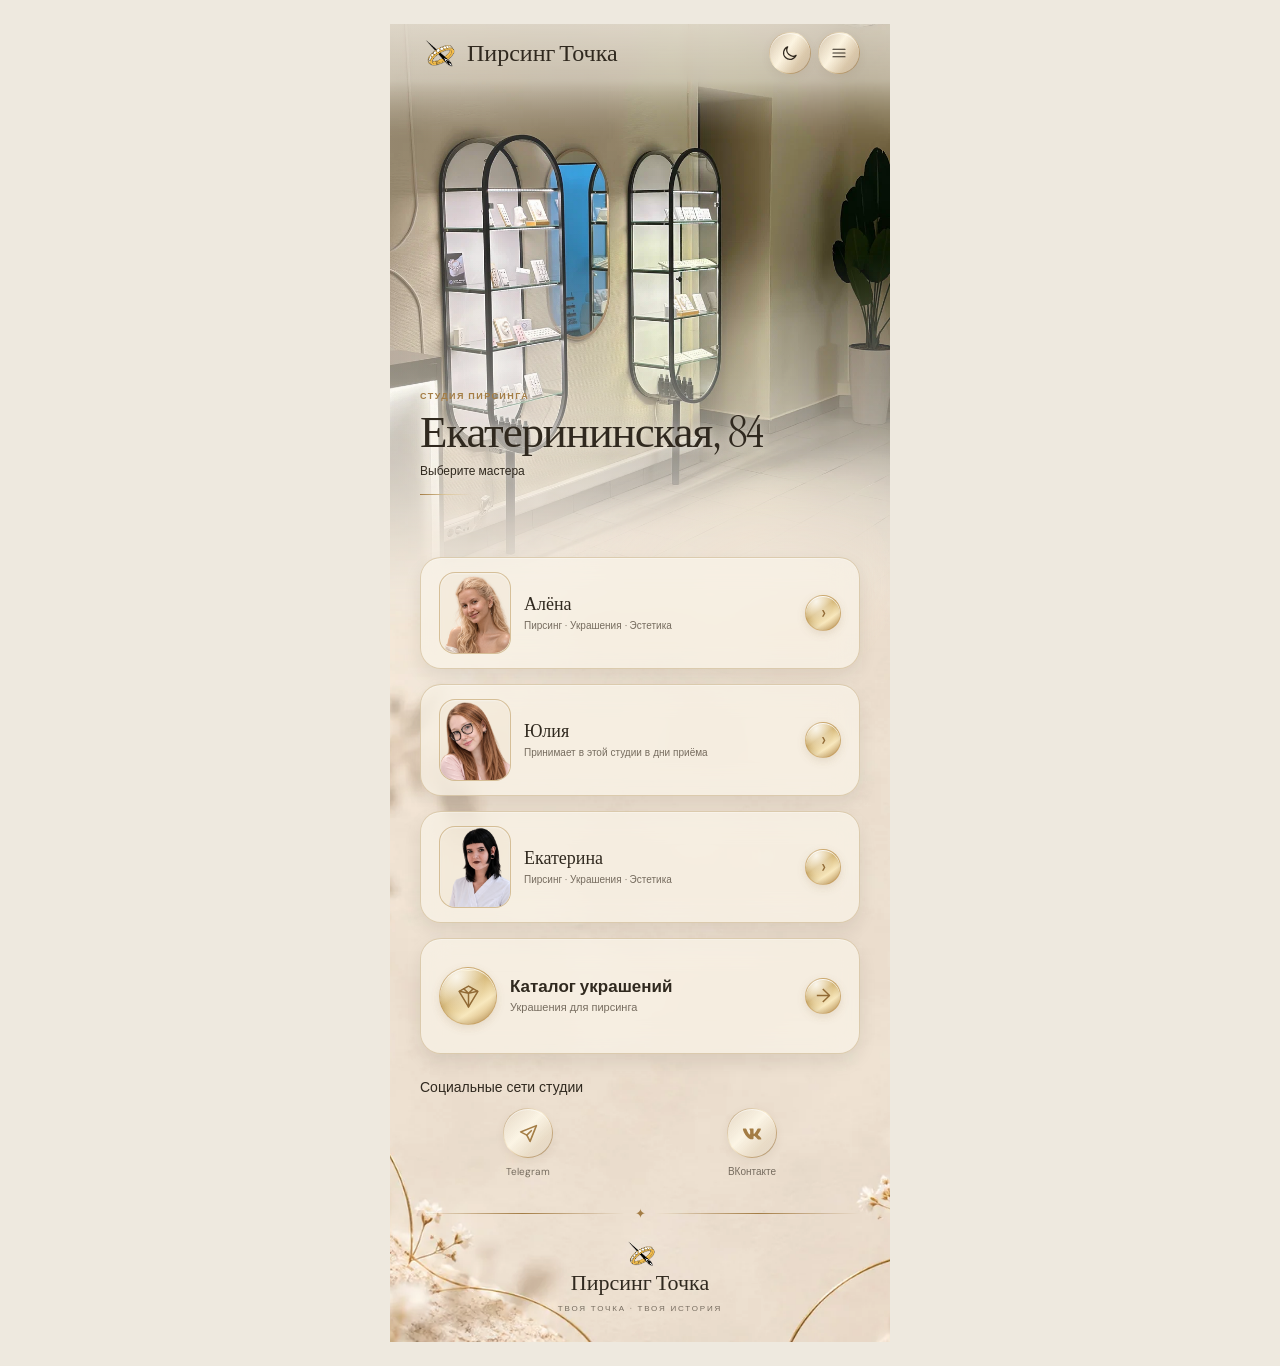
<file: studio-ekaterininskaya.html>
<!doctype html>
<html lang="ru" data-theme="light">
  <head>
    <meta charset="utf-8">
    <meta name="viewport" content="width=device-width, initial-scale=1">
    <meta name="theme-color" content="#f3ece2">
    <meta name="description" content="Студия пирсинга «Пирсинг Точка» на Екатерининской, 84 в Перми. Мастера Алёна и Юлия.">
    <title>Студия на Екатерининской, 84 · Пирсинг Точка</title>
    <link rel="icon" href="logo-light.webp" type="image/png">
    <link rel="stylesheet" href="style.css">
    <script src="script.js" defer></script>
  </head>
  <body>
    <main class="page-wrap">
      <article class="profile profile--home studio-page" aria-label="Студия Пирсинг Точка на Екатерининской">
        <header class="topbar">
          <a class="brand" href="index.html" aria-label="Пирсинг Точка — главная">
            <span class="brand-mark"><img src="logo-light.webp" alt="" width="42" height="42"></span>
            <span>Пирсинг Точка</span>
          </a>
          <div class="topbar-tools">
            <button class="theme-toggle" id="themeToggle" type="button" aria-label="Переключить на тёмную тему" aria-pressed="false">
              <svg class="theme-icon" viewBox="0 0 24 24" aria-hidden="true"><path d="M20.2 15.1A8.3 8.3 0 0 1 8.9 3.8 8.7 8.7 0 1 0 20.2 15.1Z"/></svg>
              <span class="theme-toggle__text">Тёмная тема</span>
            </button>
            <button class="menu-toggle" id="menuToggle" type="button" aria-label="Открыть меню" aria-expanded="false" aria-controls="quickMenu">
              <svg viewBox="0 0 24 24" aria-hidden="true"><path d="M4 7h16M4 12h16M4 17h16"/></svg>
            </button>
          </div>
        </header>
        <nav class="quick-menu" id="quickMenu" aria-label="Навигация по сайту" hidden>
          <a href="index.html"><span>Главная</span></a>
          <a href="studio-kuibysheva.html"><span>Студия на Куйбышева</span><small>Куйбышева, 93</small></a>
          <a href="studio-ekaterininskaya.html" aria-current="page"><span>Студия на Екатерининской</span><small>Екатерининская, 84</small></a>
          <a href="alena.html"><span>Мастер Алёна</span><small>Екатерининская, 84</small></a>
          <a href="natalia.html"><span>Мастер Наталья</span><small>Куйбышева, 93</small></a>
          <a href="julia.html"><span>Мастер Юлия</span><small>Куйбышева, 93</small></a>
          <a href="ekaterina.html"><span>Мастер Екатерина</span><small>Екатерининская, 84</small></a>
        </nav>

        <section class="hero hero--home studio-home-hero" aria-labelledby="studioTitle">
          <div class="studio-cover" aria-hidden="true"><img src="ekaterininskaya-84.webp" alt=""></div>
          <div class="hero-copy home-copy">
            <p class="eyebrow">Студия пирсинга</p>
            <h1 id="studioTitle">Екатерининская, 84</h1>
            <p class="specialties">Выберите мастера</p>
            <div class="metal-rule" aria-hidden="true"></div>
          </div>
        </section>

        <section class="actions studio-actions" aria-label="Мастера студии и каталог украшений">          <a class="action-card address-card studio-master-card" href="alena.html">
            <span class="action-icon"><img class="studio-portrait studio-portrait--alena" src="alena.webp" alt=""></span>
            <span class="action-copy"><strong>Алёна</strong><small>Пирсинг · Украшения · Эстетика</small></span>
            <span class="action-arrow" aria-hidden="true">›</span>
          </a>
          <a class="action-card address-card studio-master-card" href="julia.html">
            <span class="action-icon"><img class="studio-portrait studio-portrait--julia" src="julia.webp" alt=""></span>
            <span class="action-copy"><strong>Юлия</strong><small>Принимает в этой студии в дни приёма</small></span>
            <span class="action-arrow" aria-hidden="true">›</span>
          </a>
          <a class="action-card address-card studio-master-card" href="ekaterina.html">
            <span class="action-icon"><img class="studio-portrait studio-portrait--ekaterina" src="Ekaterina.webp" alt=""></span>
            <span class="action-copy"><strong>Екатерина</strong><small>Пирсинг · Украшения · Эстетика</small></span>
            <span class="action-arrow" aria-hidden="true">›</span>
          </a>          <a class="action-card" id="catalogLink" hidden>
            <span class="action-icon" aria-hidden="true"><svg viewBox="0 0 24 24"><path d="m12 2 9 5-9 15L3 7l9-5Z"/><path d="m3.5 7 8.5 2 8.5-2M12 9v13M7.5 4.5 12 9l4.5-4.5"/></svg></span>
            <span class="action-copy"><strong>Каталог украшений</strong><small>Украшения для пирсинга</small></span>
            <span class="action-arrow" aria-hidden="true">→</span>
          </a>
        </section>

        <section class="social-section" id="socialSection" aria-labelledby="socialHeading" hidden>
          <h2 id="socialHeading">Социальные сети студии</h2>
          <nav class="social-links" id="socialLinks" aria-label="Социальные сети"></nav>
        </section>

        <footer class="footer">
          <div class="footer-rule" aria-hidden="true"><span>✦</span></div>
          <img class="footer-logo" src="logo-light.webp" alt="" width="42" height="42">
          <p class="footer-brand">Пирсинг Точка</p>
          <p class="footer-tagline">ТВОЯ ТОЧКА · ТВОЯ ИСТОРИЯ</p>
        </footer>
      </article>
    </main>
  </body>
</html>
</file>
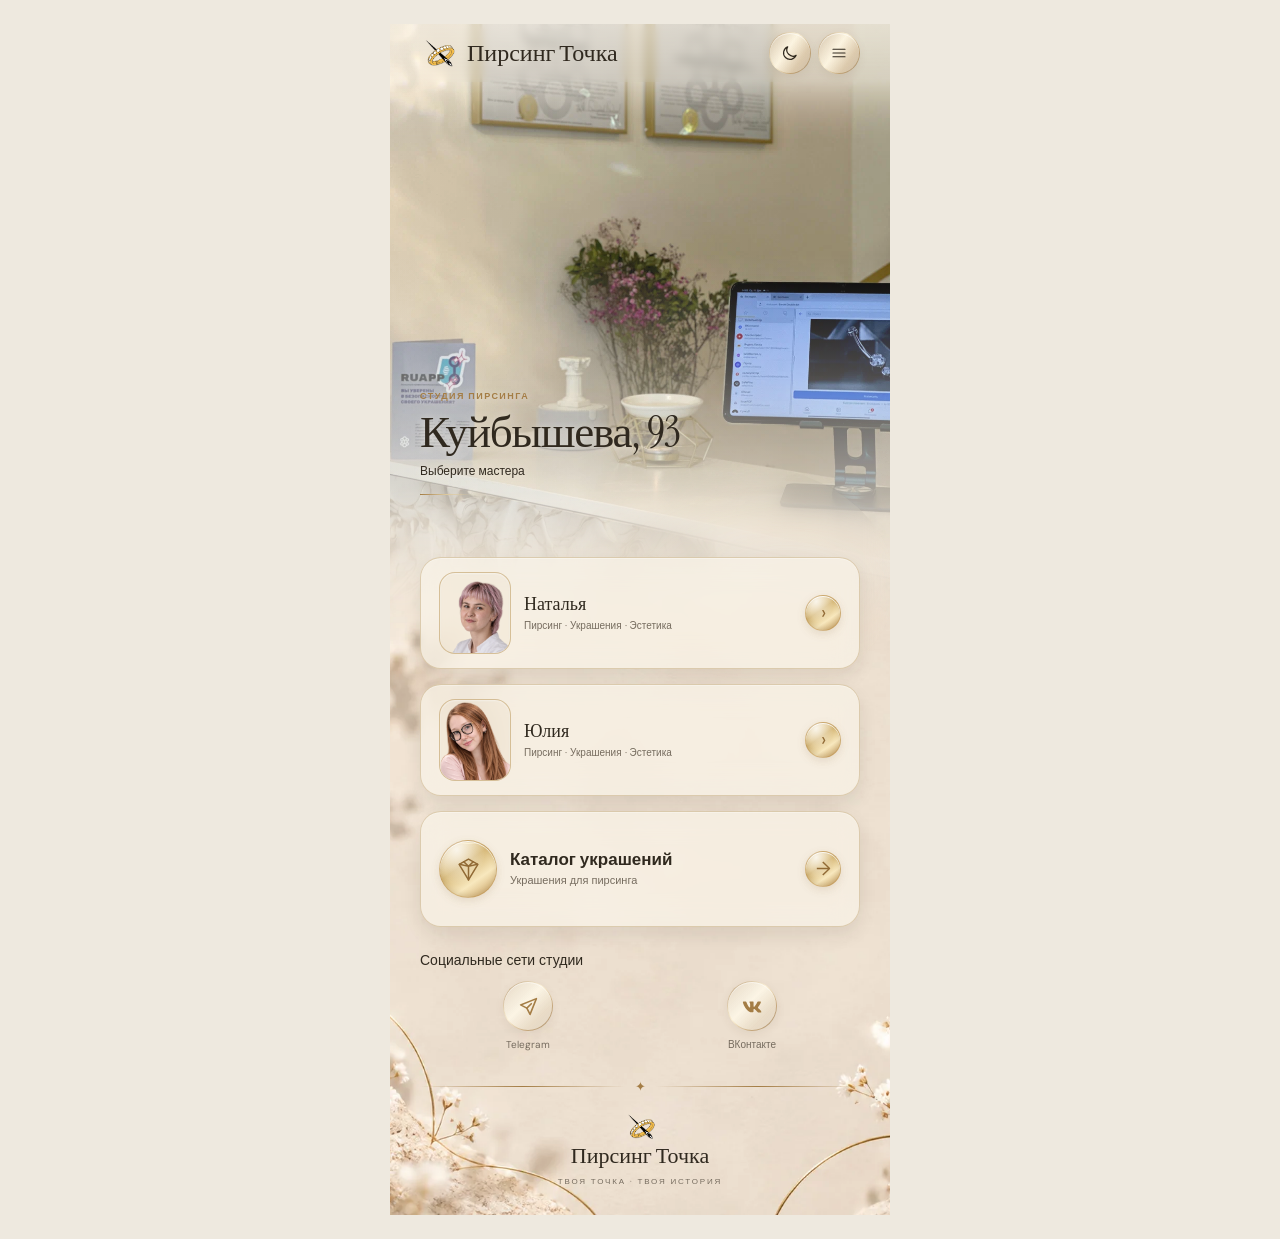
<file: studio-kuibysheva.html>
<!doctype html>
<html lang="ru" data-theme="light">
  <head>
    <meta charset="utf-8">
    <meta name="viewport" content="width=device-width, initial-scale=1">
    <meta name="theme-color" content="#f3ece2">
    <meta name="description" content="Студия пирсинга «Пирсинг Точка» на Куйбышева, 93 в Перми. Мастера Юлия и Наталья.">
    <title>Студия на Куйбышева, 93 · Пирсинг Точка</title>
    <link rel="icon" href="logo-light.webp" type="image/png">
    <link rel="stylesheet" href="style.css">
    <script src="script.js" defer></script>
  </head>
  <body>
    <main class="page-wrap">
      <article class="profile profile--home studio-page" aria-label="Студия Пирсинг Точка на Куйбышева">
        <header class="topbar">
          <a class="brand" href="index.html" aria-label="Пирсинг Точка — главная">
            <span class="brand-mark"><img src="logo-light.webp" alt="" width="42" height="42"></span>
            <span>Пирсинг Точка</span>
          </a>
          <div class="topbar-tools">
            <button class="theme-toggle" id="themeToggle" type="button" aria-label="Переключить на тёмную тему" aria-pressed="false">
              <svg class="theme-icon" viewBox="0 0 24 24" aria-hidden="true"><path d="M20.2 15.1A8.3 8.3 0 0 1 8.9 3.8 8.7 8.7 0 1 0 20.2 15.1Z"/></svg>
              <span class="theme-toggle__text">Тёмная тема</span>
            </button>
            <button class="menu-toggle" id="menuToggle" type="button" aria-label="Открыть меню" aria-expanded="false" aria-controls="quickMenu">
              <svg viewBox="0 0 24 24" aria-hidden="true"><path d="M4 7h16M4 12h16M4 17h16"/></svg>
            </button>
          </div>
        </header>
        <nav class="quick-menu" id="quickMenu" aria-label="Навигация по сайту" hidden>
          <a href="index.html"><span>Главная</span></a>
          <a href="studio-kuibysheva.html" aria-current="page"><span>Студия на Куйбышева</span><small>Куйбышева, 93</small></a>
          <a href="studio-ekaterininskaya.html"><span>Студия на Екатерининской</span><small>Екатерининская, 84</small></a>
          <a href="alena.html"><span>Мастер Алёна</span><small>Екатерининская, 84</small></a>
          <a href="natalia.html"><span>Мастер Наталья</span><small>Куйбышева, 93</small></a>
          <a href="julia.html"><span>Мастер Юлия</span><small>Куйбышева, 93</small></a>
          <a href="ekaterina.html"><span>Мастер Екатерина</span><small>Екатерининская, 84</small></a>
        </nav>

        <section class="hero hero--home studio-home-hero" aria-labelledby="studioTitle">
          <div class="studio-cover" aria-hidden="true"><img src="kuibysheva-93.webp" alt=""></div>
          <div class="hero-copy home-copy">
            <p class="eyebrow">Студия пирсинга</p>
            <h1 id="studioTitle">Куйбышева, 93</h1>
            <p class="specialties">Выберите мастера</p>
            <div class="metal-rule" aria-hidden="true"></div>
          </div>
        </section>

        <section class="actions studio-actions" aria-label="Мастера студии и каталог украшений">
          <a class="action-card address-card studio-master-card" href="natalia.html">
            <span class="action-icon"><img class="studio-portrait studio-portrait--natalia" src="natalia.webp" alt=""></span>
            <span class="action-copy"><strong>Наталья</strong><small>Пирсинг · Украшения · Эстетика</small></span>
            <span class="action-arrow" aria-hidden="true">›</span>
          </a>
          <a class="action-card address-card studio-master-card" href="julia.html">
            <span class="action-icon"><img class="studio-portrait studio-portrait--julia" src="julia.webp" alt=""></span>
            <span class="action-copy"><strong>Юлия</strong><small>Пирсинг · Украшения · Эстетика</small></span>
            <span class="action-arrow" aria-hidden="true">›</span>
          </a>
          <a class="action-card" id="catalogLink" hidden>
            <span class="action-icon" aria-hidden="true"><svg viewBox="0 0 24 24"><path d="m12 2 9 5-9 15L3 7l9-5Z"/><path d="m3.5 7 8.5 2 8.5-2M12 9v13M7.5 4.5 12 9l4.5-4.5"/></svg></span>
            <span class="action-copy"><strong>Каталог украшений</strong><small>Украшения для пирсинга</small></span>
            <span class="action-arrow" aria-hidden="true">→</span>
          </a>
        </section>

        <section class="social-section" id="socialSection" aria-labelledby="socialHeading" hidden>
          <h2 id="socialHeading">Социальные сети студии</h2>
          <nav class="social-links" id="socialLinks" aria-label="Социальные сети"></nav>
        </section>

        <footer class="footer">
          <div class="footer-rule" aria-hidden="true"><span>✦</span></div>
          <img class="footer-logo" src="logo-light.webp" alt="" width="42" height="42">
          <p class="footer-brand">Пирсинг Точка</p>
          <p class="footer-tagline">ТВОЯ ТОЧКА · ТВОЯ ИСТОРИЯ</p>
        </footer>
      </article>
    </main>
  </body>
</html>
</file>
<file: style.css>
@import url('https://fonts.googleapis.com/css2?family=DM+Sans:wght@400;500;600;700&family=Instrument+Serif:ital@0;1&display=swap');

:root {
  color-scheme: light;
  --page-text: #30291f;
  --page-muted: #766c5f;
  --page-ground: #eee9df;
  --card-bg: rgba(250, 245, 235, .68);
  --card-border: rgba(139, 111, 69, .22);
  --control-bg: rgba(250, 245, 235, .46);
  --glass-wash: rgba(255, 249, 238, .14);
  --gold-flash: rgba(255, 247, 222, .78);
  --gold-edge: rgba(174, 133, 72, .58);
  --accent-gold: #a47d45;
  --accent-soft: #ddc99f;
  --shadow: 0 8px 22px rgba(65, 49, 29, .09);
  font-synthesis: none;
  text-rendering: optimizeLegibility;
  -webkit-font-smoothing: antialiased;
  -moz-osx-font-smoothing: grayscale;
}

html[data-theme="dark"] {
  color-scheme: dark;
  --page-text: #f1eadf;
  --page-muted: #c4b9a7;
  --page-ground: #111610;
  --card-bg: rgba(18, 25, 19, .72);
  --card-border: rgba(210, 177, 112, .3);
  --control-bg: rgba(18, 25, 19, .5);
  --glass-wash: rgba(219, 205, 169, .08);
  --gold-flash: rgba(255, 240, 203, .62);
  --gold-edge: rgba(218, 185, 122, .64);
  --accent-gold: #d1ae70;
  --accent-soft: #f0dbac;
  --shadow: 0 8px 24px rgba(0, 0, 0, .14);
}

* { box-sizing: border-box; }
html { min-width: 320px; min-height: 100%; background: var(--page-ground); }
body {
  min-width: 320px;
  min-height: 100vh;
  margin: 0;
  color: var(--page-text);
  background: var(--page-ground);
  font-family: "DM Sans", Arial, sans-serif;
  line-height: 1.5;
  transition: color .25s ease, background-color .25s ease;
}
button, a { font: inherit; }
a { color: inherit; }
button:focus-visible, a:focus-visible { outline: 2px solid var(--accent-gold); outline-offset: 3px; }
[hidden] { display: none !important; }
.visually-hidden { position: absolute; width: 1px; height: 1px; padding: 0; overflow: hidden; clip: rect(0, 0, 0, 0); white-space: nowrap; clip-path: inset(50%); }

.page-wrap { width: min(calc(100% - 28px), 500px); margin: 0 auto; padding: 14px 0 24px; }
.profile {
  position: relative;
  display: flex;
  flex-direction: column;
  isolation: isolate;
  min-height: 0;
  --page-gutter: clamp(17px, 5vw, 30px);
  padding: 14px var(--page-gutter) 24px;
  overflow: hidden;
  background: transparent;
}
.profile::before {
  position: absolute;
  z-index: -1;
  inset: 0;
  background: url("light-background.webp") center top / cover no-repeat;
  content: "";
  pointer-events: none;
}
html[data-theme="dark"] .profile::before { background-image: url("dark-background.webp"); }
.topbar {
  position: relative;
  z-index: 8;
  display: flex;
  align-items: center;
  justify-content: space-between;
  gap: 10px;
  min-height: 58px;
  padding: 7px 0;
  border: 0;
  border-radius: 0;
  background: transparent;
  box-shadow: none;
  backdrop-filter: blur(5px);
  -webkit-backdrop-filter: blur(5px);
}
.brand { display: inline-flex; min-width: 0; align-items: center; gap: 9px; color: var(--page-text); text-decoration: none; font: 24px/1 "Instrument Serif", Georgia, serif; white-space: nowrap; }
.brand-mark { display: grid; width: 38px; height: 38px; flex: 0 0 38px; place-items: center; }
.brand-mark img, .footer-logo { width: 100%; height: 100%; object-fit: contain; }
.topbar-tools { display: flex; flex: 0 0 auto; align-items: center; gap: 7px; }
.theme-toggle, .menu-toggle {
  display: inline-flex;
  min-width: 42px;
  min-height: 42px;
  align-items: center;
  justify-content: center;
  gap: 7px;
  padding: 8px 10px;
  border: 1px solid transparent;
  border-radius: 999px;
  color: var(--page-text);
  background: linear-gradient(var(--control-bg), var(--control-bg)) padding-box, linear-gradient(125deg, rgba(137,96,43,.58), rgba(255,244,215,.92) 43%, rgba(174,133,72,.66) 72%, rgba(115,79,36,.56)) border-box;
  box-shadow: inset 0 1px 0 rgba(255,255,255,.58), 0 3px 10px rgba(91,66,34,.08);
  backdrop-filter: blur(10px) saturate(112%);
  -webkit-backdrop-filter: blur(10px) saturate(112%);
  cursor: pointer;
  transition: border-color .2s ease, transform .2s ease;
}
.theme-toggle:hover, .menu-toggle:hover { border-color: transparent; transform: translateY(-1px); box-shadow: inset 0 1px 0 rgba(255,255,255,.72), 0 4px 13px rgba(159,119,57,.2); }
html[data-theme="dark"] .theme-toggle,
html[data-theme="dark"] .menu-toggle {
  background: linear-gradient(var(--control-bg),var(--control-bg)) padding-box, linear-gradient(125deg,rgba(119,86,43,.82),rgba(240,217,168,.88) 43%,rgba(189,152,91,.78) 72%,rgba(103,72,33,.76)) border-box;
  box-shadow: inset 0 1px 0 rgba(255,255,255,.12), 0 3px 12px rgba(0,0,0,.14);
}
.theme-icon, .menu-toggle svg { width: 18px; height: 18px; fill: none; stroke: currentColor; stroke-width: 1.6; stroke-linecap: round; stroke-linejoin: round; }
.theme-toggle { width: 42px; min-width: 42px; padding: 0; }
.theme-toggle__text { display: none; }
.menu-toggle { width: 42px; padding: 9px; }
.quick-menu {
  position: absolute;
  z-index: 6;
  top: 82px;
  right: clamp(17px, 5vw, 28px);
  display: grid;
  min-width: 210px;
  gap: 2px;
  padding: 7px;
  border: 1px solid var(--card-border);
  border-radius: 16px;
  background: var(--card-bg);
  box-shadow: var(--shadow);
  backdrop-filter: blur(14px);
}
.quick-menu a { display: flex; min-height: 54px; flex-direction: column; align-items: flex-start; justify-content: center; gap: 2px; padding: 8px 11px; border-radius: 10px; color: var(--page-text); font-size: 13px; text-decoration: none; }
.quick-menu a small { color: var(--page-muted); font-size: 10px; line-height: 1.35; }
.quick-menu a:hover, .quick-menu a[aria-current="page"] { background: rgba(170, 135, 78, .12); }

.hero { position: relative; z-index: 1; min-height: 505px; margin-top: 7px; padding: 75px 0 76px; }
.hero--home { min-height: 410px; padding: 42px 0 68px; }
.hero-copy.home-copy { width: 60%; max-width: 245px; padding-top: 15px; }
.home-copy h1 { font-size: clamp(40px, 12vw, 62px); line-height: .9; letter-spacing: -.035em; }
.home-copy .eyebrow { max-width: 185px; font-size: 9px; letter-spacing: .16em; }
.home-copy .specialties { max-width: 190px; margin-top: 12px; font-size: 11px; }
.hero--home .portrait-layer { top: -34px; width: 100%; height: 680px; }
.hero--home .portrait-layer img { right: clamp(-100px, -20vw, -64px); width: min(100%, 450px); }
.portrait-layer {
  position: absolute;
  z-index: 1;
  top: -68px;
  right: calc(0px - var(--page-gutter));
  width: 83%;
  height: 680px;
  pointer-events: none;
}
.portrait-layer img {
  position: absolute;
  top: 0;
  right: 0;
  display: block;
  width: min(140%, 450px);
  max-width: none;
  height: auto;
  object-fit: contain;
  object-position: right top;
  -webkit-mask-image: linear-gradient(to bottom, #000 0%, #000 56%, rgba(0,0,0,.9) 67%, rgba(0,0,0,.62) 79%, rgba(0,0,0,.22) 92%, transparent 100%);
  mask-image: linear-gradient(to bottom, #000 0%, #000 56%, rgba(0,0,0,.9) 67%, rgba(0,0,0,.62) 79%, rgba(0,0,0,.22) 92%, transparent 100%);
}
.portrait-layer--alena img,
.portrait-layer--julia img { right: -96px; }
.portrait-layer--natalia img { right: 0; width: min(125%, 400px); }
.portrait-layer--ekaterina img { right: -56px; }
.hero::after {
  position: absolute;
  z-index: 2;
  right: -8%;
  bottom: -78px;
  width: 76%;
  height: 245px;
  border-radius: 50%;
  background: radial-gradient(ellipse at 68% 50%, var(--glass-wash), transparent 72%);
  -webkit-backdrop-filter: blur(11px) saturate(108%);
  backdrop-filter: blur(11px) saturate(108%);
  -webkit-mask-image: radial-gradient(ellipse at 68% 50%, #000 0%, rgba(0,0,0,.65) 45%, transparent 76%);
  mask-image: radial-gradient(ellipse at 68% 50%, #000 0%, rgba(0,0,0,.65) 45%, transparent 76%);
  content: "";
  pointer-events: none;
}
.hero-copy { position: relative; z-index: 3; width: 64%; max-width: 260px; padding: 50px 0 0; text-shadow: 0 1px 8px rgba(248, 242, 232, .72); }
html[data-theme="dark"] .hero-copy { text-shadow: 0 1px 9px rgba(15, 20, 16, .92); }
.eyebrow { margin: 0 0 8px; color: var(--accent-gold); font-size: 10px; font-weight: 700; letter-spacing: .2em; text-transform: uppercase; }
h1, h2, .footer-brand { font-family: "Instrument Serif", Georgia, serif; font-weight: 400; }
h1 { margin: 0; font-size: clamp(58px, 16vw, 74px); line-height: .95; letter-spacing: -.035em; }
.specialties { max-width: 245px; margin: 15px 0 0; font-size: 13px; line-height: 1.55; }
.specialties span { padding: 0 4px; color: var(--accent-gold); }
.metal-rule { width: 52px; height: 1px; margin: 20px 0 20px; background: linear-gradient(90deg, var(--accent-gold), var(--accent-soft), transparent); }
.address { display: flex; align-items: flex-start; gap: 9px; max-width: 205px; margin: 0; color: var(--page-text); font-size: 12px; line-height: 1.45; text-decoration: none; }
.address svg { width: 21px; height: 21px; flex: 0 0 21px; margin-top: 1px; fill: none; stroke: var(--accent-gold); stroke-width: 1.5; stroke-linecap: round; stroke-linejoin: round; }
.address small { color: var(--page-muted); font-size: 11px; }

.actions { position: relative; z-index: 3; display: grid; gap: 13px; margin: -65px 0 0; }
.booking-dialog {
  position: fixed;
  z-index: 50;
  inset: 0;
  display: grid;
  place-items: center;
  padding: 22px;
  background: rgba(18, 20, 16, .52);
  backdrop-filter: blur(6px);
  -webkit-backdrop-filter: blur(6px);
}
.booking-dialog__panel {
  position: relative;
  width: min(100%, 380px);
  padding: 34px 26px 25px;
  border: 1px solid transparent;
  border-radius: 24px;
  color: var(--page-text);
  text-align: center;
  background: linear-gradient(var(--page-ground),var(--page-ground)) padding-box, linear-gradient(130deg,#8b622d,#d4b579 20%,#fff4d6 38%,#ad8042 56%,#f9e8bd 74%,#775126) border-box;
  box-shadow: inset 0 1px 0 rgba(255,255,255,.62), 0 22px 70px rgba(0,0,0,.28), 0 2px 18px rgba(197,157,87,.18);
}
.booking-dialog__close {
  position: absolute;
  top: 11px;
  right: 11px;
  display: grid;
  width: 36px;
  height: 36px;
  place-items: center;
  padding: 0;
  border: 1px solid var(--card-border);
  border-radius: 50%;
  color: var(--accent-gold);
  background: var(--control-bg);
  cursor: pointer;
  font-size: 22px;
  line-height: 1;
}
.booking-dialog__icon {
  display: grid;
  width: 48px;
  height: 48px;
  margin: 0 auto 16px;
  place-items: center;
  border: 1px solid rgba(174,133,72,.52);
  border-radius: 50%;
  color: #916a35;
  background: radial-gradient(ellipse at 30% 16%,#fff 0%,transparent 55%),linear-gradient(145deg,#f7e8c3,#d7b979 52%,#f8e8be);
  box-shadow: inset 0 1px 0 rgba(255,255,255,.8),0 4px 14px rgba(118,83,35,.14);
  font: 600 21px/1 "DM Sans",Arial,sans-serif;
}
.booking-dialog h2 { margin: 0 0 10px; font: 400 30px/1.1 "Instrument Serif",Georgia,serif; }
.booking-dialog p { margin: 0; color: var(--page-muted); font-size: 13px; line-height: 1.6; }
.booking-dialog__continue {
  width: 100%;
  min-height: 48px;
  margin-top: 22px;
  padding: 11px 16px;
  border: 1px solid rgba(164,125,69,.42);
  border-radius: 999px;
  color: var(--page-text);
  background: rgba(164,125,69,.07);
  box-shadow: inset 0 1px 0 rgba(255,255,255,.34);
  cursor: pointer;
  font-size: 13px;
  font-weight: 500;
  transition: background-color .18s ease, border-color .18s ease;
}
.booking-dialog__continue:hover { border-color: var(--accent-gold); background: rgba(164,125,69,.14); }
html[data-theme="dark"] .booking-dialog__panel { box-shadow: inset 0 1px 0 rgba(255,255,255,.12),0 22px 70px rgba(0,0,0,.46),0 2px 18px rgba(207,174,112,.16); }
html[data-theme="dark"] .booking-dialog__continue { border-color: rgba(218,185,122,.42); background: rgba(207,174,112,.06); box-shadow: inset 0 1px 0 rgba(255,255,255,.08); }
html[data-theme="dark"] .booking-dialog__continue:hover { border-color: var(--accent-soft); background: rgba(207,174,112,.13); }
.action-card {
  position: relative;
  display: flex;
  min-height: 108px;
  align-items: center;
  gap: 13px;
  padding: 14px 15px;
  overflow: hidden;
  border: 1px solid var(--card-border);
  border-radius: 21px;
  color: var(--page-text);
  text-decoration: none;
  background: var(--card-bg);
  backdrop-filter: blur(14px) saturate(115%);
  -webkit-backdrop-filter: blur(14px) saturate(115%);
  box-shadow: inset 0 1px 0 rgba(255, 255, 255, .16), inset 0 -1px 0 rgba(160, 119, 55, .08), 0 12px 28px rgba(65, 49, 29, .09);
  transition: transform .2s ease, border-color .2s ease, background-color .3s ease;
}
.action-card::before,
.action-card::after {
  position: absolute;
  z-index: 0;
  content: "";
  pointer-events: none;
}
.action-card::before {
  inset: 0;
  border-radius: inherit;
  padding: 1px;
  background: linear-gradient(118deg, rgba(139,98,45,.56), rgba(247,231,191,.86) 22%, rgba(179,139,77,.3) 45%, rgba(243,223,176,.78) 68%, rgba(121,83,42,.54));
  -webkit-mask: linear-gradient(#fff 0 0) content-box, linear-gradient(#fff 0 0);
  -webkit-mask-composite: xor;
  mask-composite: exclude;
  filter: drop-shadow(0 0 2px rgba(198,160,94,.14));
}
.action-card::after {
  inset: 0;
  border-radius: inherit;
  background: linear-gradient(118deg, rgba(255,255,255,.1), transparent 34%), radial-gradient(ellipse at 92% 0%, rgba(196,157,91,.09), transparent 48%);
}
.action-card > * { position: relative; z-index: 1; }
html[data-theme="dark"] .action-card::before {
  background: linear-gradient(118deg, rgba(119,86,43,.7), rgba(240,217,168,.82) 22%, rgba(155,118,61,.4) 45%, rgba(243,217,159,.75) 68%, rgba(103,72,33,.66));
  filter: drop-shadow(0 0 4px rgba(207,174,112,.22));
}
html[data-theme="dark"] .action-card::after {
  background: linear-gradient(112deg, transparent 8%, rgba(255,255,255,.13) 24%, transparent 39%), radial-gradient(ellipse at 92% 0%, rgba(207,174,112,.1), transparent 48%);
}
.action-card:hover { transform: translateY(-2px); border-color: var(--accent-gold); }
.action-card.is-unconfigured { cursor: default; }
.action-card.is-unconfigured:hover { transform: none; }
.action-card:not(.action-card--primary):not(:is(#catalogLink, .address-card)) .action-icon,
.action-card:not(.action-card--primary):not(:is(#catalogLink, .address-card)) .action-arrow {
  border-color: rgba(174,133,72,.38);
  background: radial-gradient(ellipse at 30% 16%,rgba(255,255,255,.48),transparent 55%),linear-gradient(145deg,rgba(238,219,177,.4),rgba(255,255,255,.1));
  box-shadow: inset 0 1px 0 rgba(255,255,255,.48), 0 2px 8px rgba(102,76,38,.08);
}
html[data-theme="dark"] .action-card:not(.action-card--primary):not(:is(#catalogLink, .address-card)) .action-icon,
html[data-theme="dark"] .action-card:not(.action-card--primary):not(:is(#catalogLink, .address-card)) .action-arrow {
  border-color: rgba(218,185,122,.44);
  background: radial-gradient(ellipse at 30% 16%,rgba(255,255,255,.18),transparent 55%),linear-gradient(145deg,rgba(207,174,112,.2),rgba(255,255,255,.045));
  box-shadow: inset 0 1px 0 rgba(255,255,255,.2), 0 2px 9px rgba(0,0,0,.15);
}
.action-card:not(.action-card--primary):not(:is(#catalogLink, .address-card)) {
  box-shadow: inset 0 1px 0 rgba(255,255,255,.24), inset 0 -1px 0 rgba(160,119,55,.1), 0 10px 24px rgba(65,49,29,.1), 0 2px 10px rgba(197,157,87,.09);
}
.action-card:not(.action-card--primary):not(:is(#catalogLink, .address-card))::after {
  background: linear-gradient(112deg, transparent 8%, rgba(255,255,255,.2) 23%, transparent 38%), radial-gradient(ellipse at 92% 0%, rgba(196,157,91,.1), transparent 48%);
}
html[data-theme="dark"] .action-card:not(.action-card--primary):not(:is(#catalogLink, .address-card)) {
  box-shadow: inset 0 1px 0 rgba(255,255,255,.1), inset 0 -1px 0 rgba(0,0,0,.18), 0 10px 24px rgba(0,0,0,.18), 0 2px 12px rgba(207,174,112,.1);
}
.action-card--primary, :is(#catalogLink, .address-card) {
  border-color: rgba(174, 133, 72, .48);
  background:
    linear-gradient(112deg, rgba(255,255,255,.76) 0%, rgba(255,250,238,.52) 28%, rgba(230,210,170,.32) 53%, rgba(255,252,244,.7) 76%, rgba(242,229,203,.54) 100%),
    var(--card-bg);
  box-shadow: inset 0 1px 0 rgba(255,255,255,.72), inset 0 -1px 0 rgba(157,115,52,.12), inset 0 0 22px rgba(198,158,88,.1), 0 13px 30px rgba(76,56,30,.12), 0 3px 16px rgba(197,157,87,.18);
}
.action-card--primary::before, :is(#catalogLink, .address-card)::before {
  inset: 0;
  height: auto;
  border-radius: inherit;
  padding: 1px;
  background: linear-gradient(118deg, #8b622d 0%, #d4b579 17%, #fff4d6 31%, #ad8042 47%, #f9e8bd 61%, #c19a5b 77%, #775126 100%);
  -webkit-mask: linear-gradient(#fff 0 0) content-box, linear-gradient(#fff 0 0);
  -webkit-mask-composite: xor;
  mask-composite: exclude;
  filter: drop-shadow(0 0 3px rgba(198,160,94,.18));
}
.action-card--primary::after, :is(#catalogLink, .address-card)::after {
  padding: 2px;
  background: conic-gradient(from var(--border-glint-angle), transparent 0deg 316deg, rgba(255,246,220,.28) 328deg, #fff9e9 337deg, rgba(255,230,179,.62) 345deg, transparent 356deg);
  -webkit-mask: linear-gradient(#fff 0 0) content-box, linear-gradient(#fff 0 0);
  -webkit-mask-composite: xor;
  mask-composite: exclude;
  filter: drop-shadow(0 0 4px rgba(255,235,190,.48));
  animation: border-glint 7s linear infinite;
}
:is(#catalogLink, .address-card)::after {
  padding: 0;
  background: linear-gradient(112deg, transparent 8%, rgba(255,255,255,.28) 24%, transparent 40%), radial-gradient(ellipse at 90% 0%, rgba(235,207,152,.16), transparent 52%);
  -webkit-mask: none;
  mask: none;
  filter: none;
  animation: none;
}
html[data-theme="dark"] :is(#catalogLink, .address-card)::after {
  padding: 2px;
  background: conic-gradient(from 335deg, transparent 0deg 300deg, rgba(255,239,198,.16) 314deg, #fff1ca 329deg, rgba(255,220,155,.7) 342deg, transparent 356deg);
  -webkit-mask: linear-gradient(#fff 0 0) content-box, linear-gradient(#fff 0 0);
  -webkit-mask-composite: xor;
  mask-composite: exclude;
  filter: drop-shadow(0 0 7px rgba(238,203,137,.68));
  animation: none;
}
.action-card--primary .action-icon, :is(#catalogLink, .address-card) .action-icon,
.action-card--primary .action-arrow, :is(#catalogLink, .address-card) .action-arrow {
  border-color: rgba(173,128,61,.48);
  color: #916a35;
  background: radial-gradient(ellipse at 30% 16%, rgba(255,255,255,.78), transparent 52%), linear-gradient(145deg, #f7e8c3 0%, #d7b979 42%, #f8e8be 68%, #c49a59 100%);
  box-shadow: inset 0 1px 0 rgba(255,255,255,.82), inset 0 -2px 5px rgba(105,72,29,.16), 0 3px 10px rgba(118,83,35,.14);
}
html[data-theme="dark"] .action-card--primary, html[data-theme="dark"] :is(#catalogLink, .address-card) {
  border-color: rgba(218, 185, 122, .48);
  background:
    linear-gradient(112deg, rgba(48,43,31,.78) 0%, rgba(58,50,35,.7) 30%, rgba(102,79,43,.34) 53%, rgba(43,43,32,.76) 78%, rgba(30,39,30,.84) 100%),
    var(--card-bg);
  box-shadow: inset 0 1px 0 rgba(255,255,255,.2), inset 0 -1px 0 rgba(0,0,0,.22), inset 0 0 24px rgba(207,174,112,.12), 0 13px 30px rgba(0,0,0,.22), 0 3px 18px rgba(207,174,112,.18);
}
html[data-theme="dark"] .action-card--primary::before, html[data-theme="dark"] :is(#catalogLink, .address-card)::before {
  background: linear-gradient(118deg, #77562b 0%, #c6a365 17%, #fff0c6 31%, #95703d 47%, #f3d99f 61%, #b38d52 77%, #674821 100%);
  filter: drop-shadow(0 0 4px rgba(218,185,122,.24));
}
html[data-theme="dark"] .action-card--primary::after, html[data-theme="dark"] :is(#catalogLink, .address-card)::after {
  background: conic-gradient(from var(--border-glint-angle), transparent 0deg 316deg, rgba(255,239,198,.2) 328deg, #fff1ca 337deg, rgba(255,220,155,.48) 345deg, transparent 356deg);
  filter: drop-shadow(0 0 5px rgba(238,203,137,.58));
}
@property --border-glint-angle { syntax: "<angle>"; inherits: false; initial-value: 0deg; }
@keyframes border-glint { to { --border-glint-angle: 360deg; } }
.action-card--primary:hover::after,
.action-card--primary:focus-visible::after { animation-duration: 3.2s; }
.action-card--primary .action-icon, :is(#catalogLink, .address-card) .action-icon,
.action-card--primary .action-arrow, :is(#catalogLink, .address-card) .action-arrow { transition: transform .35s ease, box-shadow .35s ease; }
.action-card--primary:hover .action-icon { transform: scale(1.035); }
.action-card--primary:hover .action-arrow { transform: translateX(2px); box-shadow: 0 0 14px rgba(197,157,87,.24), inset 0 1px 0 rgba(255,255,255,.3); }
:is(#catalogLink, .address-card),
:is(#catalogLink, .address-card)::before,
:is(#catalogLink, .address-card)::after,
:is(#catalogLink, .address-card) .action-icon,
:is(#catalogLink, .address-card) .action-arrow { transition: none; animation: none; }
:is(#catalogLink, .address-card):hover { transform: none; }
:is(#catalogLink, .address-card):hover .action-icon,
:is(#catalogLink, .address-card):hover .action-arrow { transform: none; }
html[data-theme="dark"] .action-card--primary .action-icon, html[data-theme="dark"] :is(#catalogLink, .address-card) .action-icon,
html[data-theme="dark"] .action-card--primary .action-arrow, html[data-theme="dark"] :is(#catalogLink, .address-card) .action-arrow {
  border-color: rgba(239,211,156,.62);
  color: #49351c;
  background: radial-gradient(ellipse at 30% 16%, rgba(255,255,255,.88), transparent 52%), linear-gradient(145deg, #f4dfb0 0%, #c49b59 42%, #f2dba7 68%, #9d743b 100%);
  box-shadow: inset 0 1px 0 rgba(255,255,255,.9), inset 0 -2px 5px rgba(72,48,20,.2), 0 3px 11px rgba(0,0,0,.2);
}
.action-icon {
  position: relative;
  display: grid;
  width: 54px;
  height: 54px;
  flex: 0 0 54px;
  place-items: center;
  border: 1px solid rgba(174, 133, 72, .3);
  border-radius: 50%;
  color: var(--accent-gold);
  background: radial-gradient(ellipse at 30% 17%, rgba(255,255,255,.38), transparent 56%), linear-gradient(145deg, rgba(238,219,177,.24), rgba(255,255,255,.06));
  box-shadow: inset 0 1px 0 rgba(255,255,255,.38), inset 0 -5px 10px rgba(133,99,46,.06), 0 3px 13px rgba(102,76,38,.08);
}
.action-icon::before {
  position: absolute;
  z-index: 0;
  top: 2px;
  right: 12px;
  left: 12px;
  height: 1px;
  border-radius: 50%;
  background: linear-gradient(90deg, transparent, var(--gold-flash), transparent);
  content: "";
  pointer-events: none;
}
.action-icon svg { position: relative; z-index: 1; }
html[data-theme="dark"] .action-icon {
  border-color: rgba(218,185,122,.34);
  background: radial-gradient(ellipse at 30% 17%, rgba(255,255,255,.2), transparent 56%), linear-gradient(145deg, rgba(207,174,112,.18), rgba(255,255,255,.035));
  box-shadow: inset 0 1px 0 rgba(255,255,255,.2), inset 0 -5px 10px rgba(0,0,0,.1), 0 3px 13px rgba(0,0,0,.12);
}
.action-icon svg { width: 25px; height: 25px; fill: none; stroke: currentColor; stroke-width: 1.45; stroke-linecap: round; stroke-linejoin: round; }
.action-copy { flex: 1; min-width: 0; }
.action-copy strong { display: block; margin-bottom: 3px; font-size: 16px; font-weight: 600; line-height: 1.25; }
.action-copy small { display: block; color: var(--page-muted); font-size: 11px; line-height: 1.45; }
.action-arrow { display: grid; width: 36px; height: 36px; flex: 0 0 36px; place-items: center; border: 1px solid rgba(174,133,72,.28); border-radius: 50%; color: var(--accent-gold); background: radial-gradient(ellipse at 30% 15%, rgba(255,255,255,.24), transparent 62%), rgba(255,255,255,.05); box-shadow: inset 0 1px 0 rgba(255,255,255,.22), 0 2px 8px rgba(95,70,35,.05); font-size: 19px; }
.action-arrow svg { width: 16px; height: 16px; fill: none; stroke: currentColor; stroke-width: 1.8; stroke-linecap: round; stroke-linejoin: round; }
html[data-theme="dark"] .action-arrow { border-color: rgba(218,185,122,.34); background: radial-gradient(ellipse at 30% 15%, rgba(255,255,255,.12), transparent 62%), rgba(207,174,112,.06); }
.social-section { position: relative; z-index: 2; margin-top: 24px; }
.social-section h2 { margin: 0 0 12px; font: 500 14px "DM Sans", Arial, sans-serif; }
.social-links { display: flex; flex-wrap: wrap; justify-content: space-between; gap: 12px 8px; }
.social-link { display: grid; min-width: 54px; flex: 1 1 54px; justify-items: center; gap: 6px; color: var(--page-muted); font-size: 10px; text-decoration: none; }
.social-icon { display: grid; width: 46px; height: 46px; place-items: center; border: 1px solid var(--card-border); border-radius: 50%; color: var(--accent-gold); background: var(--card-bg); transition: transform .2s ease, border-color .2s ease; }
.social-icon { border-color: transparent; background: linear-gradient(var(--card-bg),var(--card-bg)) padding-box, linear-gradient(135deg,rgba(137,96,43,.58),rgba(255,244,215,.88) 44%,rgba(174,133,72,.62) 72%,rgba(115,79,36,.52)) border-box; box-shadow: inset 0 1px 0 rgba(255,255,255,.5), 0 3px 10px rgba(91,66,34,.08); }
.social-link:hover .social-icon { transform: translateY(-2px); border-color: transparent; box-shadow: inset 0 1px 0 rgba(255,255,255,.68), 0 5px 14px rgba(159,119,57,.18); }
.social-link.is-unconfigured { cursor: default; }
.social-icon svg { width: 21px; height: 21px; fill: currentColor; }
.social-icon svg.stroke { fill: none; stroke: currentColor; stroke-width: 1.8; stroke-linecap: round; stroke-linejoin: round; }
.footer { position: relative; z-index: 2; display: flex; flex-direction: column; align-items: center; padding-top: 25px; text-align: center; }
.footer-rule { display: flex; width: 100%; align-items: center; gap: 10px; color: var(--accent-gold); }
.footer-rule::before, .footer-rule::after { height: 1px; flex: 1; content: ""; background: linear-gradient(90deg, transparent, var(--accent-gold), transparent); }
.footer-rule span { font-size: 13px; }
.footer-logo { width: 35px; height: 35px; margin-top: 12px; }
.footer-brand { margin: 0; font-size: 22px; line-height: 1.1; }
.footer-tagline { margin: 7px 0 0; color: var(--page-muted); font-size: 8px; letter-spacing: .23em; }
html[data-theme="dark"] .brand-mark img, html[data-theme="dark"] .footer-logo { content: url("logo-dark.webp"); }

@media (min-width: 600px) {
  .page-wrap { width: min(calc(100% - 48px), 500px); padding-top: 24px; }
  .profile { padding: 17px 30px 28px; }
  .hero { min-height: 540px; padding-top: 100px; }
  .portrait-layer { top: -70px; width: 84%; }
  .hero-copy { width: 63%; padding-top: 57px; }
  .actions { margin-top: -72px; gap: 15px; }
  .action-card { min-height: 116px; padding: 16px 18px; }
  .action-icon { width: 58px; height: 58px; flex-basis: 58px; }
  .action-copy strong { font-size: 17px; }
  .social-icon { width: 50px; height: 50px; }
  .quick-menu { top: 88px; right: 30px; }
}
@media (max-width: 599px) {
  .page-wrap { width: 100%; margin: 0; padding: 0; }
  .profile { min-height: 100vh; padding-top: 10px; padding-bottom: 24px; }
  .portrait-layer { top: -64px; width: 83%; }
}
@media (max-width: 380px) {
  .profile { padding-right: 15px; padding-left: 15px; }
  .topbar { gap: 5px; padding-right: 6px; padding-left: 8px; }
  .brand { gap: 6px; font-size: 18px; }
  .brand-mark { width: 34px; height: 34px; flex-basis: 34px; }
  .topbar-tools { gap: 5px; }
  .theme-toggle, .menu-toggle { min-width: 40px; min-height: 40px; }
  .theme-toggle__text { display: none; }
  .menu-toggle { width: 40px; }
  .hero { min-height: 480px; padding-top: 61px; }
  .portrait-layer { top: -64px; width: 86%; }
  .portrait-layer img { width: min(140%, 450px); }
  .hero-copy { width: 62%; padding-top: 57px; }
  .specialties { font-size: 12px; }
  .action-card { gap: 10px; padding-right: 11px; padding-left: 11px; }
  .action-icon { width: 50px; height: 50px; flex-basis: 50px; }
  .action-copy strong { font-size: 15px; }
}
@media (prefers-reduced-motion: reduce) {
  *, *::before, *::after { scroll-behavior: auto !important; transition-duration: .01ms !important; animation-duration: .01ms !important; animation-iteration-count: 1 !important; }
}


/* Studio pages reuse the homepage composition and card system. */
.studio-home-hero { overflow: visible; }
.studio-page { padding-top: 0; }
.studio-page .topbar::before {
  position: absolute;
  z-index: -1;
  inset: 0 calc(0px - var(--page-gutter)) -65px;
  background: linear-gradient(180deg, rgba(255, 250, 241, .68) 0%, rgba(255, 250, 241, .5) 48%, rgba(255, 250, 241, .24) 78%, rgba(255, 250, 241, 0) 100%);
  backdrop-filter: blur(9px) saturate(108%);
  -webkit-backdrop-filter: blur(9px) saturate(108%);
  -webkit-mask-image: linear-gradient(to bottom, #000 0%, #000 45%, transparent 100%);
  mask-image: linear-gradient(to bottom, #000 0%, #000 45%, transparent 100%);
  content: "";
  pointer-events: none;
}
html[data-theme="dark"] .studio-page .topbar::before {
  background: linear-gradient(180deg, rgba(8, 14, 10, .76) 0%, rgba(8, 14, 10, .54) 48%, rgba(8, 14, 10, .28) 78%, rgba(8, 14, 10, 0) 100%);
}
.studio-cover {
  position: absolute;
  z-index: 0;
  top: -65px;
  right: calc(0px - var(--page-gutter));
  bottom: 0;
  left: calc(0px - var(--page-gutter));
  overflow: hidden;
  -webkit-mask-image: linear-gradient(to bottom, #000 0%, #000 58%, rgba(0,0,0,.82) 77%, transparent 100%);
  mask-image: linear-gradient(to bottom, #000 0%, #000 58%, rgba(0,0,0,.82) 77%, transparent 100%);
}
.studio-cover::after {
  position: absolute;
  inset: 0;
  background: linear-gradient(0deg, rgba(248,243,235,.94) 0%, rgba(248,243,235,.58) 24%, transparent 62%), linear-gradient(90deg, rgba(248,243,235,.18), transparent 80%);
  content: "";
  pointer-events: none;
}
html[data-theme="dark"] .studio-cover::after {
  background: linear-gradient(0deg, rgba(16,22,18,.96) 0%, rgba(16,22,18,.58) 25%, transparent 65%), linear-gradient(90deg, rgba(16,22,18,.24), transparent 85%);
}
.studio-cover img { position: absolute; top: -50px; left: 0; display: block; width: 100%; height: calc(100% + 50px); object-fit: cover; object-position: center 55%; }
.studio-page .hero-copy.home-copy {
  position: absolute;
  right: 0;
  bottom: 134px;
  left: 0;
  width: min(100%, 360px);
  max-width: none;
  padding: 0;
}
.studio-page .home-copy .eyebrow { margin-bottom: 7px; }
.studio-page .home-copy h1 { font-size: clamp(18px, 8.5vw, 45px); line-height: .98; letter-spacing: -.025em; white-space: nowrap; }
.studio-page .home-copy .specialties { margin-top: 8px; font-size: 12px; }
.studio-page .home-copy .metal-rule { margin-top: 13px; margin-bottom: 0; }
.studio-page .studio-master-card {
  min-height: 112px;
  padding-block: 8px;
  overflow: visible;
  border: 1px solid rgba(184,154,101,.42) !important;
  background: var(--card-bg) !important;
  box-shadow: inset 0 1px 0 rgba(255,255,255,.28), 0 8px 18px rgba(43,34,22,.09) !important;
}
.studio-page #catalogLink {
  border-color: rgba(184,154,101,.42) !important;
  background: var(--card-bg) !important;
  box-shadow: inset 0 1px 0 rgba(255,255,255,.28), 0 8px 18px rgba(43,34,22,.09) !important;
}
.studio-page .studio-master-card::before,
.studio-page .studio-master-card::after,
.studio-page #catalogLink::before,
.studio-page #catalogLink::after { display: none !important; }
.studio-page .studio-master-card .action-icon {
  position: relative;
  z-index: 1;
  width: 72px;
  height: 82px;
  flex: 0 0 72px;
  overflow: hidden;
  border: 1px solid rgba(190, 157, 101, .58) !important;
  border-radius: 16px;
  background: rgba(190,157,101,.06) !important;
  box-shadow: inset 0 1px 2px rgba(255,255,255,.42) !important;
}
.studio-page .studio-master-card .action-icon::before { display: none !important; }
.studio-page .studio-master-card .action-icon img {
  position: absolute;
  z-index: 3;
  inset: 0;
  width: 100%;
  height: 100%;
  max-width: 100%;
  border-radius: inherit;
  object-fit: cover;
  object-position: center 25%;
  filter: none;
}
.studio-page .studio-master-card .studio-portrait--julia,
.studio-page .studio-master-card .studio-portrait--ekaterina { object-position: center 0%; }
.studio-page .studio-master-card img.studio-portrait--ekaterina,
.studio-page .studio-master-card img.studio-portrait--julia,
.studio-page .studio-master-card img.studio-portrait--natalia {
  top: 0;
  right: 0;
  bottom: auto;
  left: auto;
  width: 115%;
  height: 115%;
  max-width: none;
  object-fit: cover;
  object-position: right top;
}
.studio-page .studio-master-card img.studio-portrait--natalia { top: -8%; width: 130%; height: 130%; }
.studio-page .studio-master-card .action-copy strong { font-family: "Instrument Serif", Georgia, serif; font-size: 18px; font-weight: 400; }
.studio-page .studio-master-card .action-copy small { font-size: 10px; }
html[data-theme="dark"] .studio-page .studio-master-card .action-icon {
  border-color: rgba(226,195,137,.56) !important;
  background: rgba(207,174,112,.06) !important;
  box-shadow: inset 0 1px 2px rgba(255,255,255,.1) !important;
}
html[data-theme="dark"] .studio-page .studio-master-card {
  border-color: rgba(218,185,122,.42) !important;
  background: var(--card-bg) !important;
  box-shadow: inset 0 1px 0 rgba(255,255,255,.06), 0 8px 18px rgba(0,0,0,.22) !important;
}

.portrait-layer--ekaterina { top: 0; }
.portrait-layer--ekaterina img { right: -30px; width: min(125%, 360px); }
.portrait-layer--natalia img { right: 0; width: min(125%, 400px); }
.hero--ekaterina #masterName { font-size: clamp(52px, 13.5vw, 64px); }
.hero--natalia #masterName { font-size: clamp(56px, 14.5vw, 68px); }
.portrait-layer--julia { top: -40px; }
.portrait-layer--julia img { right: -70px; width: min(130%, 390px); }
html[data-theme="dark"] .studio-page #catalogLink {
  border-color: rgba(218,185,122,.42) !important;
  background: var(--card-bg) !important;
  box-shadow: inset 0 1px 0 rgba(255,255,255,.06), 0 8px 18px rgba(0,0,0,.22) !important;
}
@media (max-width: 380px) {
  .studio-page .hero-copy.home-copy { bottom: 131px; }
  .studio-page .home-copy h1 { font-size: clamp(18px, 8.5vw, 28px); }
  .studio-page .studio-master-card .action-icon { width: 66px; height: 76px; flex-basis: 66px; }
  .studio-page .studio-master-card .action-copy strong { font-size: 16px; }
  .studio-page .studio-master-card .action-copy small { font-size: 9px; }
}



/* Keep master names clear of portraits on phone screens. */
@media (max-width: 599px) {
  .hero--ekaterina #masterName,
  .hero--natalia #masterName {
    font-size: clamp(36px, 10vw, 46px);
    letter-spacing: -.045em;
  }
}
</file>
